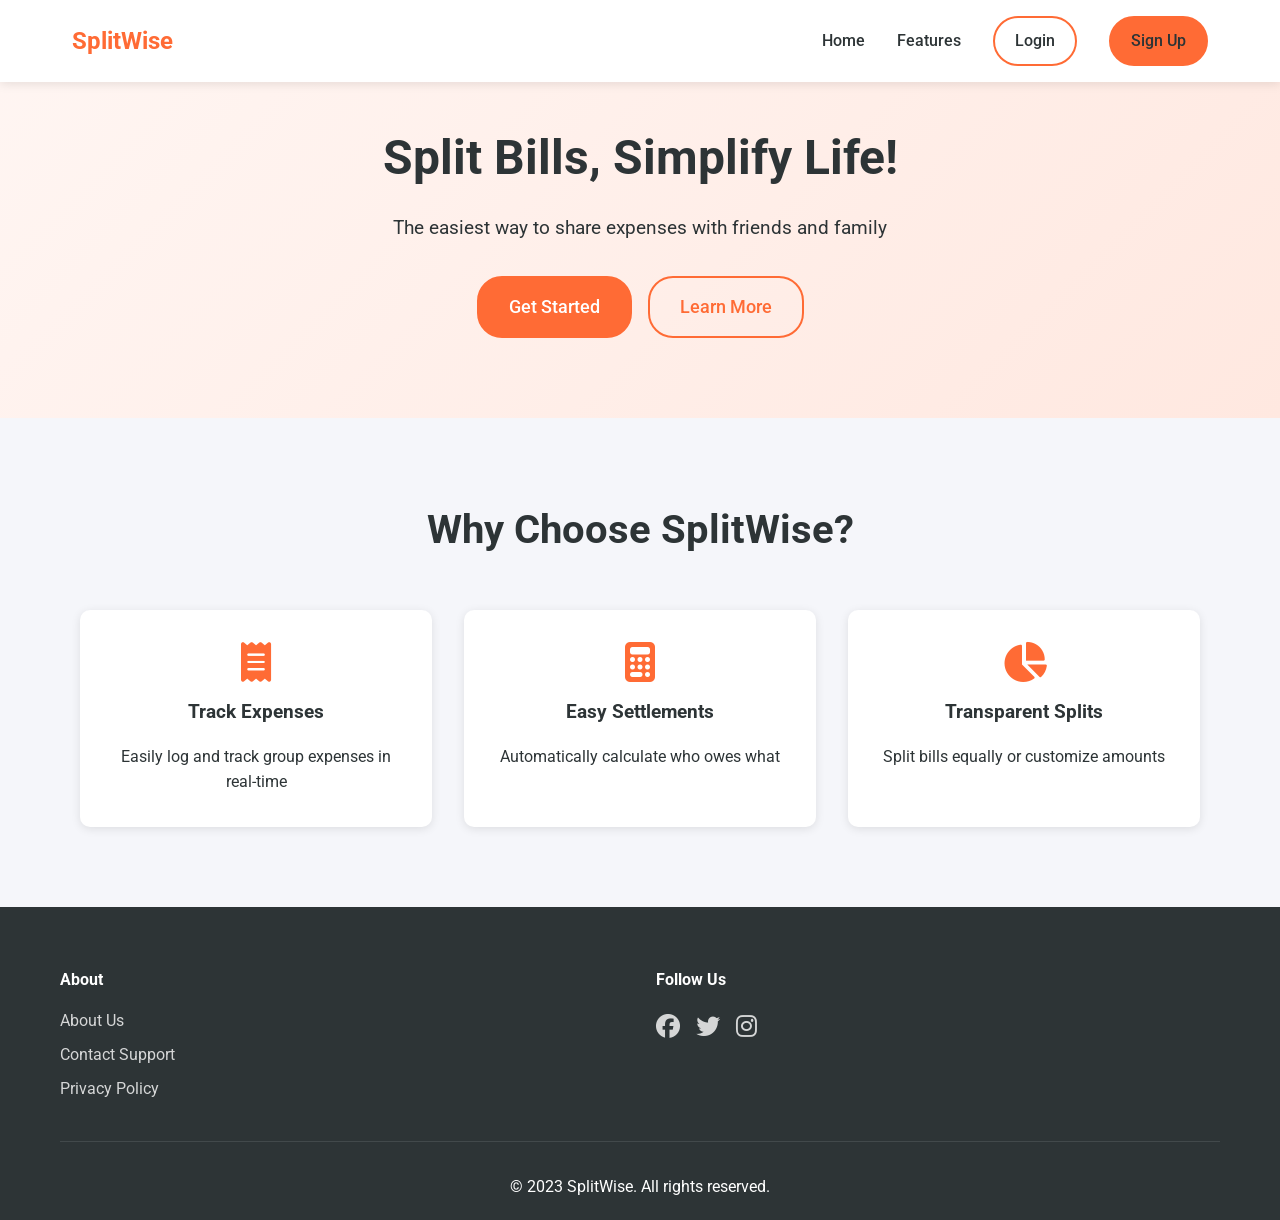
<file: bill/backend/index.html>
<!DOCTYPE html>
<html lang="en">
<head>
    <meta charset="UTF-8">
    <meta name="viewport" content="width=device-width, initial-scale=1.0">
    <title>SplitWise - Split Bills, Simplify Life!</title>
    
    <!-- Google Fonts -->
    <link href="https://fonts.googleapis.com/css2?family=Roboto:wght@300;400;500;700&display=swap" rel="stylesheet">
    
    <!-- Font Awesome -->
    <link rel="stylesheet" href="https://cdnjs.cloudflare.com/ajax/libs/font-awesome/6.4.0/css/all.min.css">
    
    <!-- Custom CSS -->
    <link rel="stylesheet" href="css/style.css">
</head>
<body>
    <!-- Navigation Bar -->
    <nav class="navbar">
        <div class="nav-container">
            <div class="logo">
                <a href="index.html">SplitWise</a>
            </div>
            <div class="menu-toggle">
                <i class="fas fa-bars"></i>
            </div>
            <ul class="nav-links">
                <li><a href="index.html">Home</a></li>
                <li><a href="#features">Features</a></li>
                <li><a href="login.html" class="btn btn-outline">Login</a></li>
                <li><a href="signup.html" class="btn btn-primary">Sign Up</a></li>
            </ul>
        </div>
    </nav>

    <!-- Hero Section -->
    <section class="hero">
        <div class="hero-container">
            <h1>Split Bills, Simplify Life!</h1>
            <p>The easiest way to share expenses with friends and family</p>
            <div class="cta-buttons">
                <a href="signup.html" class="btn btn-primary btn-large">Get Started</a>
                <a href="#features" class="btn btn-outline btn-large">Learn More</a>
            </div>
        </div>
    </section>

    <!-- Features Section -->
    <section id="features" class="features">
        <div class="container">
            <h2>Why Choose SplitWise?</h2>
            <div class="features-grid">
                <div class="feature-card">
                    <i class="fas fa-receipt"></i>
                    <h3>Track Expenses</h3>
                    <p>Easily log and track group expenses in real-time</p>
                </div>
                <div class="feature-card">
                    <i class="fas fa-calculator"></i>
                    <h3>Easy Settlements</h3>
                    <p>Automatically calculate who owes what</p>
                </div>
                <div class="feature-card">
                    <i class="fas fa-chart-pie"></i>
                    <h3>Transparent Splits</h3>
                    <p>Split bills equally or customize amounts</p>
                </div>
            </div>
        </div>
    </section>

    <!-- Footer -->
    <footer class="footer">
        <div class="container">
            <div class="footer-content">
                <div class="footer-section">
                    <h4>About</h4>
                    <ul>
                        <li><a href="#">About Us</a></li>
                        <li><a href="#">Contact Support</a></li>
                        <li><a href="#">Privacy Policy</a></li>
                    </ul>
                </div>
                <div class="footer-section">
                    <h4>Follow Us</h4>
                    <div class="social-links">
                        <a href="#"><i class="fab fa-facebook"></i></a>
                        <a href="#"><i class="fab fa-twitter"></i></a>
                        <a href="#"><i class="fab fa-instagram"></i></a>
                    </div>
                </div>
            </div>
            <div class="footer-bottom">
                <p>&copy; 2023 SplitWise. All rights reserved.</p>
            </div>
        </div>
    </footer>

    <!-- Custom JavaScript -->
    <script src="js/main.js"></script>
</body>
</html>
</file>
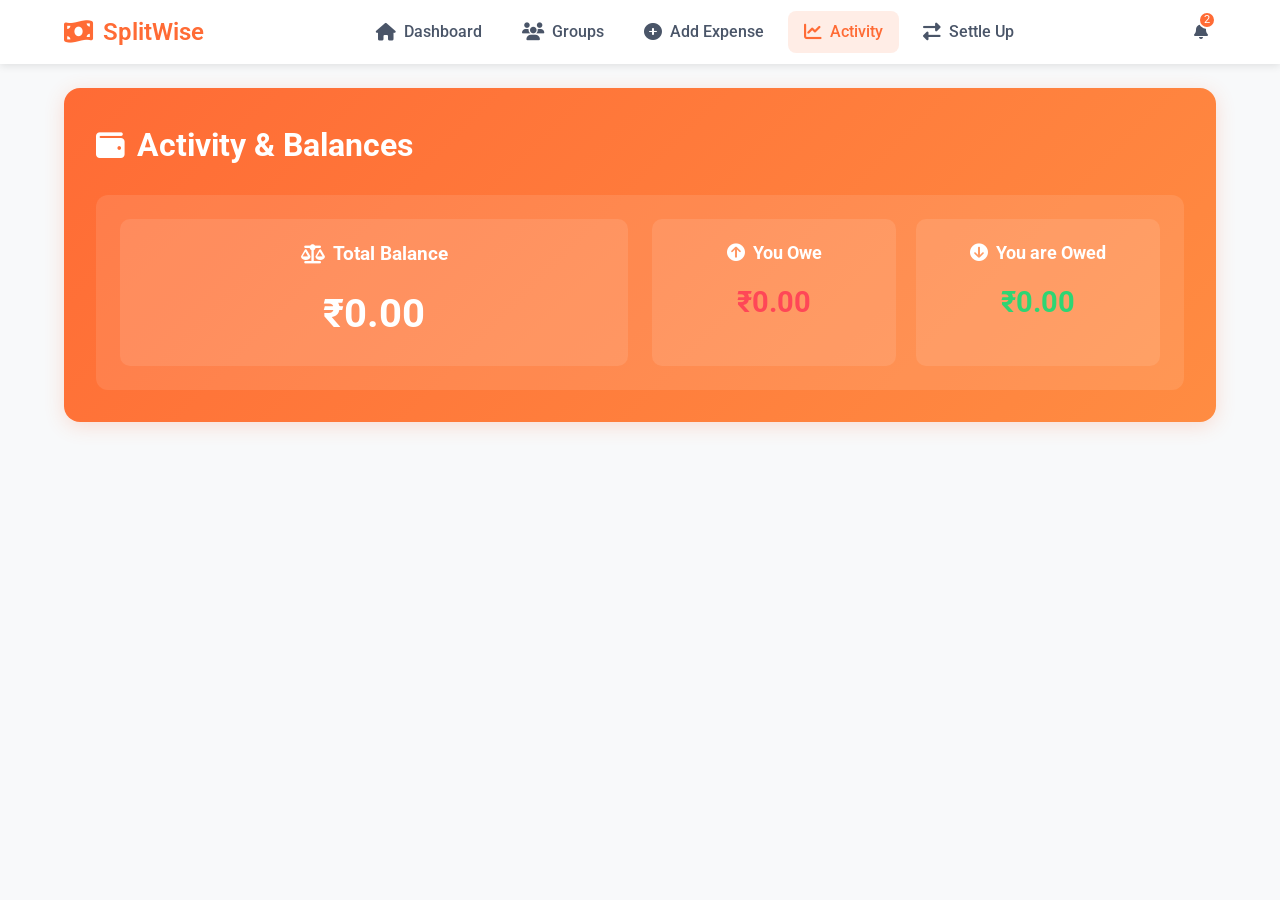
<file: bill/backend/activity.html>
<!DOCTYPE html>
<html lang="en">
<head>
    <meta charset="UTF-8">
    <meta name="viewport" content="width=device-width, initial-scale=1.0">
    <title>Activity - SplitWise</title>
    <!-- Google Fonts -->
    <link href="https://fonts.googleapis.com/css2?family=Roboto:wght@300;400;500;700&display=swap" rel="stylesheet">
    <!-- Font Awesome -->
    <link rel="stylesheet" href="https://cdnjs.cloudflare.com/ajax/libs/font-awesome/6.4.0/css/all.min.css">
    <!-- Custom CSS -->
    <link rel="stylesheet" href="css/style.css">
    <link rel="stylesheet" href="css/navbar.css">
    <link rel="stylesheet" href="css/activity.css">
    <script src="js/expense.js" defer></script>
</head>
<body>
    <!-- Navigation Bar -->
    <nav class="navbar">
        <div class="nav-container">
            <!-- Logo -->
            <div class="logo">
                <a href="dashboard.html">
                    <i class="fas fa-money-bill-wave"></i>
                    <span>SplitWise</span>
                </a>
            </div>

            <!-- Main Navigation -->
            <ul class="nav-links">
                <li><a href="dashboard.html">
                    <i class="fas fa-home"></i>
                    <span>Dashboard</span>
                </a></li>
                <li><a href="groups.html">
                    <i class="fas fa-users"></i>
                    <span>Groups</span>
                </a></li>
                <li><a href="#" id="addExpenseBtn">
                    <i class="fas fa-plus-circle"></i>
                    <span>Add Expense</span>
                </a></li>
                <li><a href="activity.html" class="active">
                    <i class="fas fa-chart-line"></i>
                    <span>Activity</span>
                </a></li>
                <li><a href="settle.html">
                    <i class="fas fa-exchange-alt"></i>
                    <span>Settle Up</span>
                </a></li>
            </ul>

            <!-- User Menu -->
            <div class="user-menu">
                <div class="notifications">
                    <i class="fas fa-bell"></i>
                    <span class="badge">2</span>
                </div>
            </div>

            <!-- Mobile Menu Toggle -->
            <div class="menu-toggle">
                <i class="fas fa-bars"></i>
            </div>
        </div>
    </nav>

    <!-- Main Content -->
    <main class="container">
        <!-- Activity Header with Summary -->
        <div class="activity-header">
            <h1><i class="fas fa-wallet"></i> Activity & Balances</h1>
            <div class="balance-summary">
                <div class="total-balance">
                    <h3><i class="fas fa-balance-scale"></i> Total Balance</h3>
                    <span class="amount">₹350.75</span>
                </div>
                <div class="balance-details">
                    <div class="you-owe">
                        <h4><i class="fas fa-arrow-circle-up"></i> You Owe</h4>
                        <span class="amount negative">-₹120.00</span>
                    </div>
                    <div class="you-are-owed">
                        <h4><i class="fas fa-arrow-circle-down"></i> You are Owed</h4>
                        <span class="amount positive">₹470.75</span>
                    </div>
                </div>
            </div>
        </div>

        <!-- Activity Content -->
        <div class="activity-content">
            <!-- Add Expense Form -->
            <div class="expense-form-container">
                <form id="expenseForm" class="expense-form">
                    <div class="form-group">
                        <label for="expenseAmount">Amount (₹)</label>
                        <input type="number" id="expenseAmount" required min="0.01" step="0.01" class="form-control">
                    </div>
                    <div class="form-group">
                        <label for="expenseDescription">Description</label>
                        <input type="text" id="expenseDescription" required class="form-control">
                    </div>
                    <div class="form-group">
                        <label for="paymentMode">Payment Mode</label>
                        <select id="paymentMode" required class="form-control">
                            <option value="">Select Payment Mode</option>
                            <option value="cash">Cash</option>
                            <option value="card">Credit/Debit Card</option>
                            <option value="upi">UPI</option>
                            <option value="netbanking">Net Banking</option>
                            <option value="other">Other</option>
                        </select>
                    </div>
                    <button type="submit" class="btn btn-primary">Add Expense</button>
                </form>
            </div>
            
        </div>
    </main>

    <!-- JavaScript -->
    <script src="js/main.js"></script>
    <script src="js/dashboard.js"></script>
    <script src="js/activity.js"></script>
</body>
</html>
</file>
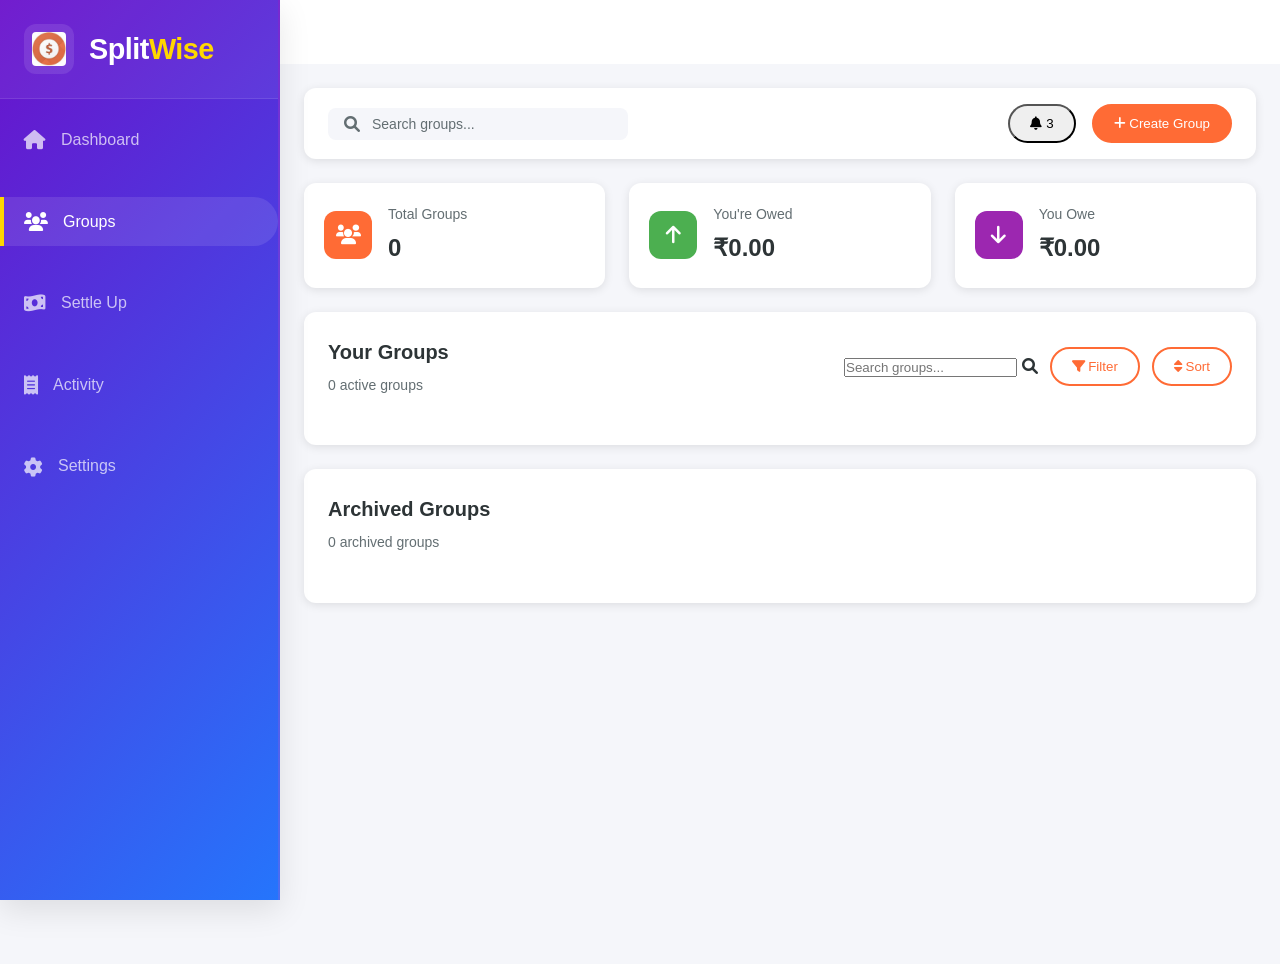
<file: bill/backend/groups.html>
<!DOCTYPE html>
<html lang="en">
<head>
    <meta charset="UTF-8">
    <meta name="viewport" content="width=device-width, initial-scale=1.0">
    <title>Groups | Bill Splitting App</title>
    <link rel="stylesheet" href="css/style.css">
    <link rel="stylesheet" href="css/navbar.css">
    <link rel="stylesheet" href="css/groups.css">
    <link rel="stylesheet" href="https://cdnjs.cloudflare.com/ajax/libs/font-awesome/6.0.0/css/all.min.css">
</head>
<body>
    <div class="dashboard-container">
        <!-- Sidebar -->
        <nav class="sidebar">
            <div class="sidebar-content">
                <div class="sidebar-header">
                    <img src="images/splitlogo.jpg" alt="Logo" class="logo">
                    <h1>Split<span>Wise</span></h1>
                </div>
                <ul class="nav-links">
                    <li>
                        <a href="dashboard.html">
                            <i class="fas fa-home"></i>
                            <span>Dashboard</span>
                        </a>
                    </li>
                    <li class="active">
                        <a href="groups.html">
                            <i class="fas fa-users"></i>
                            <span>Groups</span>
                        </a>
                    </li>
                    <li>
                        <a href="settle.html">
                            <i class="fas fa-money-bill-wave"></i>
                            <span>Settle Up</span>
                        </a>
                    </li>
                    <li>
                        <a href="activity.html">
                            <i class="fas fa-receipt"></i>
                            <span>Activity</span>
                        </a>
                    </li>
                    <li>
                        <a href="settings.html">
                            <i class="fas fa-cog"></i>
                            <span>Settings</span>
                        </a>
                    </li>
                </ul>
            </div>
        </nav>

        <div class="main-content">
            <!-- Top Bar -->
            <div class="top-bar">
                <div class="search-bar">
                    <i class="fas fa-search"></i>
                    <input type="text" placeholder="Search groups...">
                </div>
                <div class="top-bar-right">
                    <button class="btn btn-icon">
                        <i class="fas fa-bell"></i>
                        <span class="notification-badge">3</span>
                    </button>
                    <button class="btn btn-primary" id="createGroupBtn">
                        <i class="fas fa-plus"></i>
                        Create Group
                    </button>
                </div>
            </div>

            <!-- Main Container -->
            <div class="main-container">
                <!-- Overview Section -->
                <section class="overview-section">
                    <div class="overview-cards">
                        <div class="card">
                            <div class="card-icon">
                                <i class="fas fa-users"></i>
                            </div>
                            <div class="card-content">
                                <h3>Total Groups</h3>
                                <p class="amount">0</p>
                            </div>
                        </div>
                        <div class="card">
                            <div class="card-icon green">
                                <i class="fas fa-arrow-up"></i>
                            </div>
                            <div class="card-content">
                                <h3>You're Owed</h3>
                                <p class="amount">₹0.00</p>
                            </div>
                        </div>
                        <div class="card">
                            <div class="card-icon purple">
                                <i class="fas fa-arrow-down"></i>
                            </div>
                            <div class="card-content">
                                <h3>You Owe</h3>
                                <p class="amount">₹0.00</p>
                            </div>
                        </div>
                    </div>
                </section>

                <!-- Groups Section -->
                <section class="groups-section">
                    <div class="section-header">
                        <div class="header-left">
                            <h2>Your Groups</h2>
                            <span class="group-count">0 active groups</span>
                        </div>
                        <div class="header-actions">
                            <div class="search-wrapper">
                                <input type="text" class="search-input" placeholder="Search groups..." id="groupSearch">
                                <i class="fas fa-search"></i>
                            </div>
                            <button class="btn btn-outline" id="filterBtn">
                                <i class="fas fa-filter"></i>
                                Filter
                            </button>
                            <button class="btn btn-outline" id="sortBtn">
                                <i class="fas fa-sort"></i>
                                Sort
                            </button>
                        </div>
                    </div>
                    <div class="groups-list">
                        <!-- Loading State -->
                        <div class="loading-state" id="groupsLoading">
                            <div class="loading-spinner"></div>
                            <p>Loading your groups...</p>
                        </div>
                        
                        <!-- Empty State -->
                        <div class="empty-state" id="noGroups" style="display: none;">
                            <div class="empty-icon">
                                <i class="fas fa-users"></i>
                            </div>
                            <h3>No Groups Yet</h3>
                            <p>Create your first group to start splitting expenses with friends!</p>
                            <button class="btn btn-primary" onclick="document.getElementById('createGroupBtn').click()">
                                <i class="fas fa-plus"></i>
                                Create Group
                            </button>
                        </div>
                        
                        <!-- Groups Grid -->
                        <div class="groups-grid" id="groupsGrid" style="display: none;">
                            <!-- Groups will be added here dynamically -->
                        </div>
                    </div>
                </section>

                <!-- Archived Groups Section -->
                <section class="groups-section archived">
                    <div class="section-header">
                        <div class="header-left">
                            <h2>Archived Groups</h2>
                            <span class="group-count">0 archived groups</span>
                        </div>
                    </div>
                    <div class="groups-list">
                        <!-- Empty State -->
                        <div class="empty-state" id="noArchivedGroups">
                            <div class="empty-icon gray">
                                <i class="fas fa-archive"></i>
                            </div>
                            <h3>No Archived Groups</h3>
                            <p>Groups you archive will appear here</p>
                        </div>
                        
                        <!-- Groups Grid -->
                        <div class="groups-grid" id="archivedGroupsGrid" style="display: none;">
                            <!-- Archived groups will be added here dynamically -->
                        </div>
                    </div>
                </section>
            </div>
        </div>
    </div>

    <!-- Create Group Modal -->
    <div class="modal" id="createGroupModal">
        <div class="modal-content">
            <div class="modal-header">
                <h2>Create New Group</h2>
                <button type="button" class="close-modal" id="closeGroupModalBtn" title="Close">&times;</button>
            </div>
            <div class="modal-body">
                <form id="createGroupForm">
                    <div class="form-group">
                        <label for="groupName">Group Name</label>
                        <input type="text" id="groupName" name="groupName" placeholder="Enter group name" required>
                    </div>
                    <div class="form-group">
                        <label for="groupType">Group Type</label>
                        <select id="groupType" name="groupType" required>
                            <option value="">Select group type</option>
                            <option value="home">Home</option>
                            <option value="trip">Roommates</option>
                            <option value="couple">Trip</option>
                            <option value="other">Other</option>
                        </select>
                    </div>
                    <div class="form-group">
                        <label>Add Members</label>
                        <div class="members-input">
                            <input type="text" id="memberInput" placeholder="Enter member name">
                            <button type="button" class="btn btn-outline" id="addMemberBtn">Add</button>
                        </div>
                        <div class="added-members">
                            <!-- Added members will appear here -->
                        </div>
                    </div>
                    <div class="form-actions">
                        <button type="submit" class="btn btn-primary">Create Group</button>
                    </div>
                </form>
            </div>
        </div>
    </div>

    <script src="js/groups.js"></script>
</body>
</html>
</file>
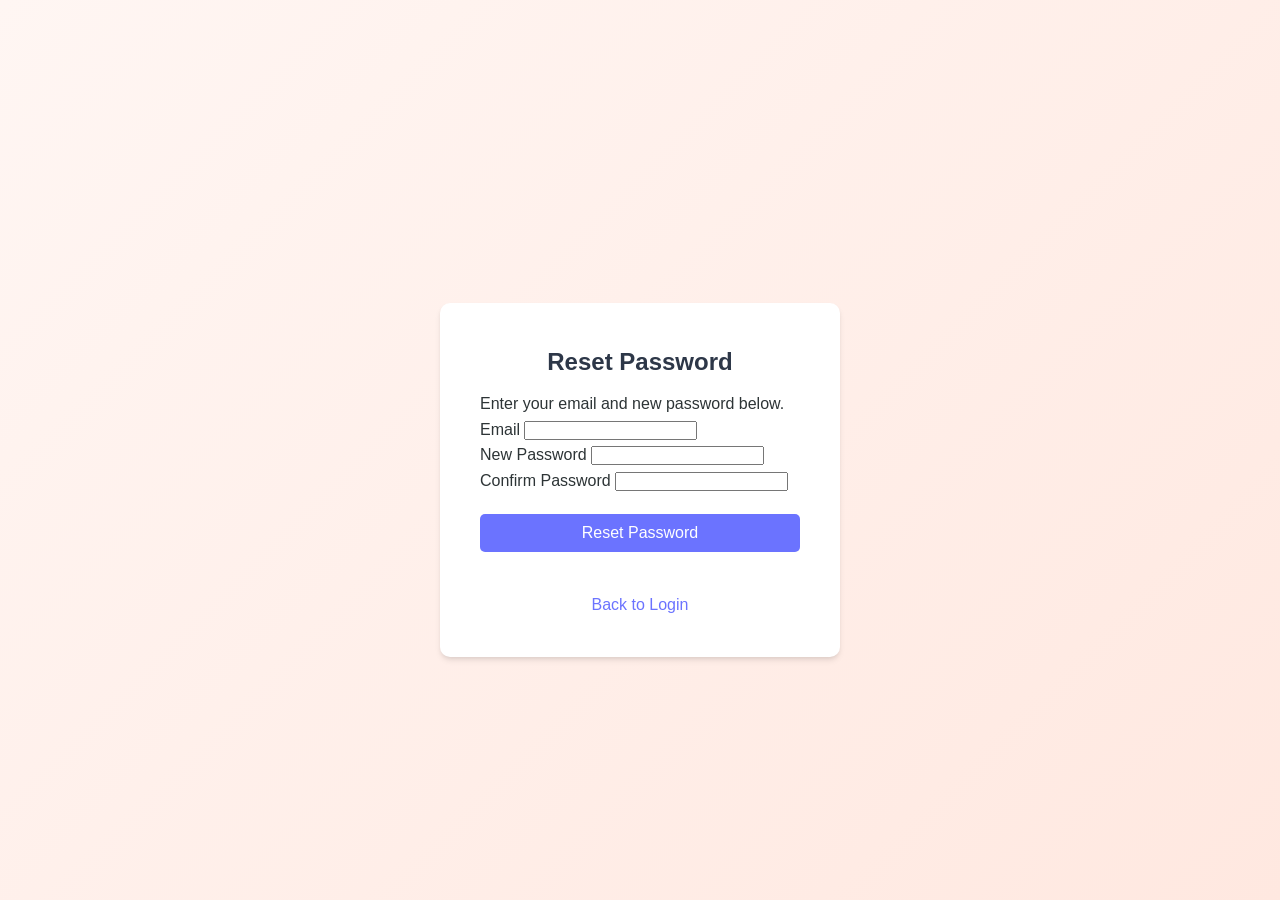
<file: bill/backend/reset-password.html>
<!-- File: reset-password.html -->
<!DOCTYPE html>
<html lang="en">
<head>
  <meta charset="UTF-8" />
  <meta name="viewport" content="width=device-width, initial-scale=1.0"/>
  <title>Reset Password</title>
  <link rel="stylesheet" href="css/style.css"/>
  <link rel="stylesheet" href="css/auth.css"/>
</head>
<body>
  <div class="auth-container">
    <div class="auth-card">
      <h2>Reset Password</h2>
      <p>Enter your email and new password below.</p>

      <form id="resetPasswordForm">
        <div class="form-group">
          <label>Email</label>
          <input type="email" id="resetEmail" required />
        </div>
        <div class="form-group">
          <label>New Password</label>
          <input type="password" id="newPassword" required />
        </div>
        <div class="form-group">
          <label>Confirm Password</label>
          <input type="password" id="confirmPassword" required />
        </div>
        <button type="submit" class="btn btn-primary btn-block">Reset Password</button>
      </form>

      <div class="auth-links">
        <a href="login.html">Back to Login</a>
      </div>
    </div>
  </div>

  <script src="js/reset-password.js"></script>
</body>
</html>
</file>
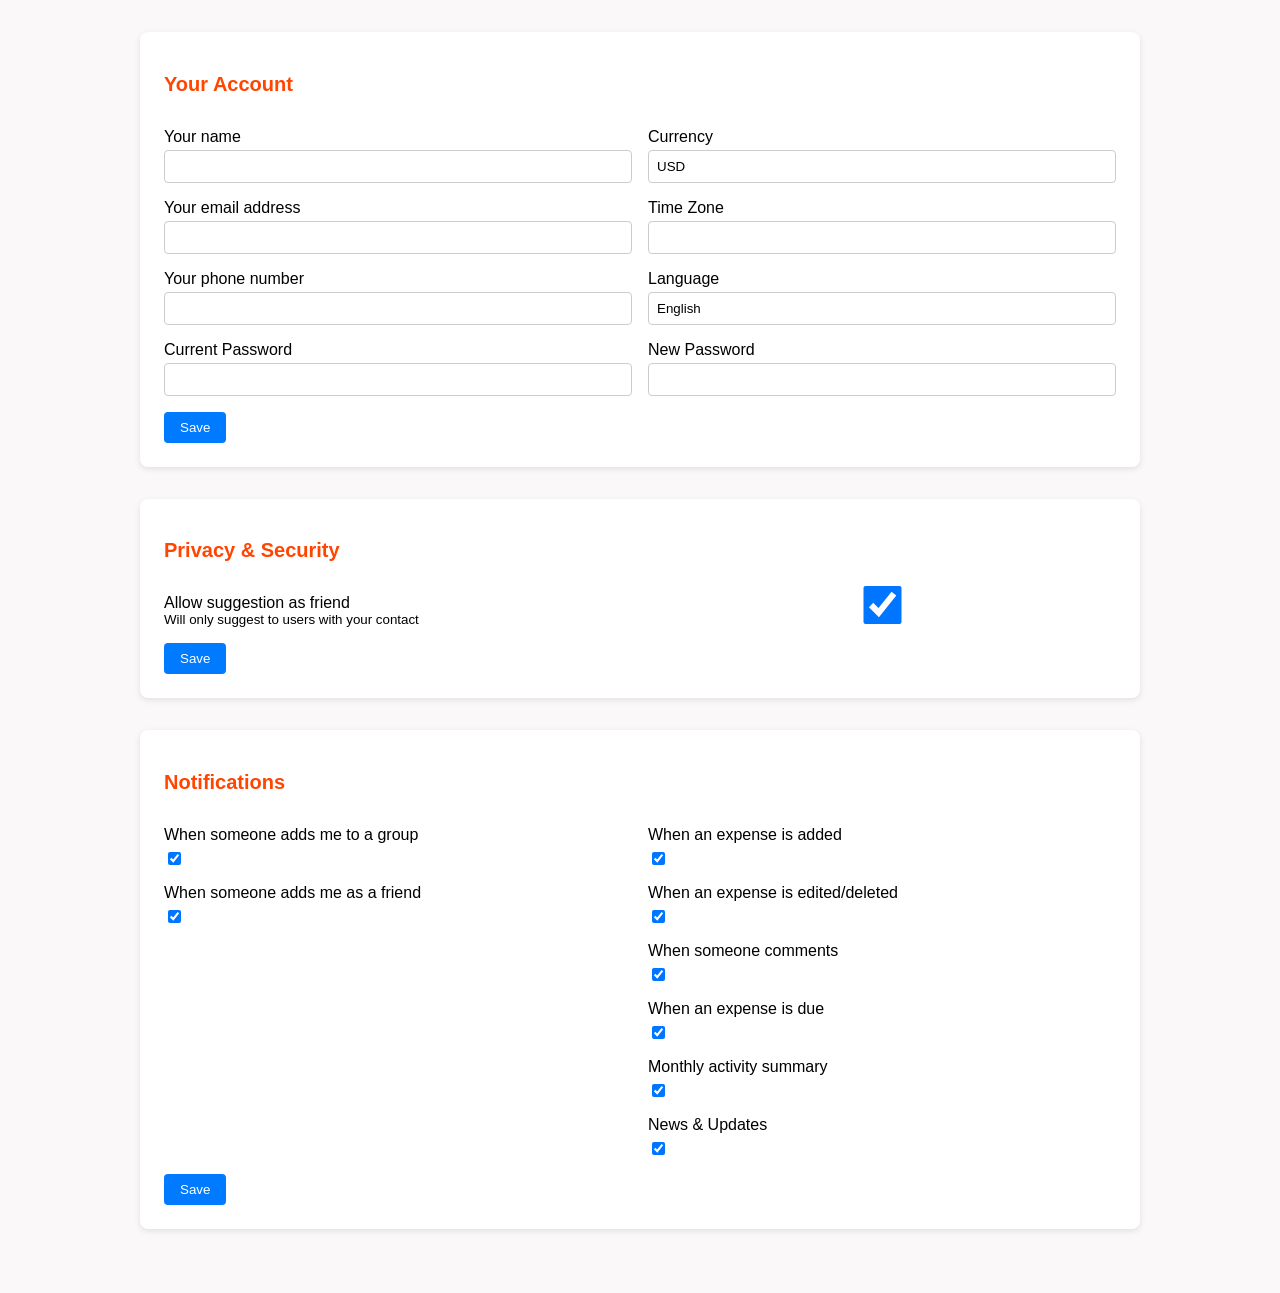
<file: bill/backend/settings.html>
<html lang="en">
<head>
  <meta charset="UTF-8">
  <meta name="viewport" content="width=device-width, initial-scale=1.0">
  <title>User Settings</title>
  <link rel="stylesheet" href="https://cdnjs.cloudflare.com/ajax/libs/font-awesome/6.0.0-beta3/css/all.min.css"/>

  <style>
    body {
      font-family: Arial, sans-serif;
      background-color: #faf8f8;
      margin: 0;
      padding: 2rem;
    }
    .container {
      max-width: 1000px;
      margin: 0 auto;
    }
    .card {
      background: white;
      padding: 1.5rem;
      border-radius: 0.5rem;
      margin-bottom: 2rem;
      box-shadow: 0 2px 6px rgba(0,0,0,0.1);
    }
    h2 {
      font-size: 1.25rem;
      font-weight: bold;
      margin-bottom: 1rem;
      color:orangered;
    }
    label {
      display: block;
      margin-top: 1rem;
      font-weight: 500;
    }
    input[type="text"], input[type="email"], input[type="password"] {
      width: 100%;
      padding: 0.5rem;
      margin-top: 0.25rem;
      border: 1px solid #ccc;
      border-radius: 0.25rem;
    }
    .grid {
      display: grid;
      grid-template-columns: repeat(2, 1fr);
      gap: 1rem;
    }
    .switch {
      margin-top: 0.5rem;
    }
    button {
      margin-top: 1rem;
      padding: 0.5rem 1rem;
      border: none;
      border-radius: 0.25rem;
      cursor: pointer;
      background-color: #007bff;
      color: white;
    }
    .space-x-2 button {
      margin-right: 0.5rem;
    }
  </style>
</head>
<body>
  <div class="container">
    <!-- Account -->
    <div class="card">
      <h2>Your Account</h2>
      <div class="grid">
        <div>
          <label>Your name</label>
          <input type="text" id="name">

          <label>Your email address</label>
          <input type="email" id="email">

          <label>Your phone number</label>
          <input type="text" id="phone">
        </div>
        <div>
          <label>Currency</label>
          <input type="text" id="currency" value="USD">

          <label>Time Zone</label>
          <input type="text" id="timeZone">

          <label>Language</label>
          <input type="text" id="language" value="English">
        </div>
      </div>
      <div class="grid">
        <div>
          <label>Current Password</label>
          <input type="password" id="currentPassword">
        </div>
        <div>
          <label>New Password</label>
          <input type="password" id="newPassword">
        </div>
      </div>
      <button onclick="saveSettings()">Save</button>
    </div>

    <!-- Privacy -->
    <div class="card">
      <h2>Privacy & Security</h2>
      <div class="grid">
        <div>
          <label>Allow suggestion as friend</label>
          <small>Will only suggest to users with your contact</small>
        </div>
        <input class="switch" type="checkbox" id="suggestAsFriend" checked>
      </div>
      <button onclick="saveSettings()">Save</button>
    </div>

    <!-- Notifications -->
    <div class="card">
      <h2>Notifications</h2>
      <div class="grid">
        <div>
          <label>When someone adds me to a group</label>
          <input class="switch" type="checkbox" id="groupAdd" checked>

          <label>When someone adds me as a friend</label>
          <input class="switch" type="checkbox" id="friendAdd" checked>
        </div>
        <div>
          <label>When an expense is added</label>
          <input class="switch" type="checkbox" id="expenseAdd" checked>

          <label>When an expense is edited/deleted</label>
          <input class="switch" type="checkbox" id="expenseEdit" checked>

          <label>When someone comments</label>
          <input class="switch" type="checkbox" id="comment" checked>

          <label>When an expense is due</label>
          <input class="switch" type="checkbox" id="due" checked>

          <label>Monthly activity summary</label>
          <input class="switch" type="checkbox" id="summary" checked>

          <label>News & Updates</label>
          <input class="switch" type="checkbox" id="news" checked>
        </div>
      </div>
      <button onclick="saveSettings()">Save</button>
    </div>
  <script>
    function saveSettings() {
      const settings = {
        name: document.getElementById('name').value,
        email: document.getElementById('email').value,
        phone: document.getElementById('phone').value,
        currency: document.getElementById('currency').value,
        timeZone: document.getElementById('timeZone').value,
        language: document.getElementById('language').value,
        currentPassword: document.getElementById('currentPassword').value,
        newPassword: document.getElementById('newPassword').value,
        suggestAsFriend: document.getElementById('suggestAsFriend').checked,
        notifications: {
          groupAdd: document.getElementById('groupAdd').checked,
          friendAdd: document.getElementById('friendAdd').checked,
          expenseAdd: document.getElementById('expenseAdd').checked,
          expenseEdit: document.getElementById('expenseEdit').checked,
          comment: document.getElementById('comment').checked,
          due: document.getElementById('due').checked,
          summary: document.getElementById('summary').checked,
          news: document.getElementById('news').checked
        }
      };

      fetch('/api/settings', {
        method: 'POST',
        headers: {
          'Content-Type': 'application/json'
        },
        body: JSON.stringify(settings)
      })
      .then(res => {
        if (res.ok) alert('Settings updated');
        else throw new Error();
      })
      .catch(() => alert('settings updated'));
    }
  </script>
</body>
</html>
</file>
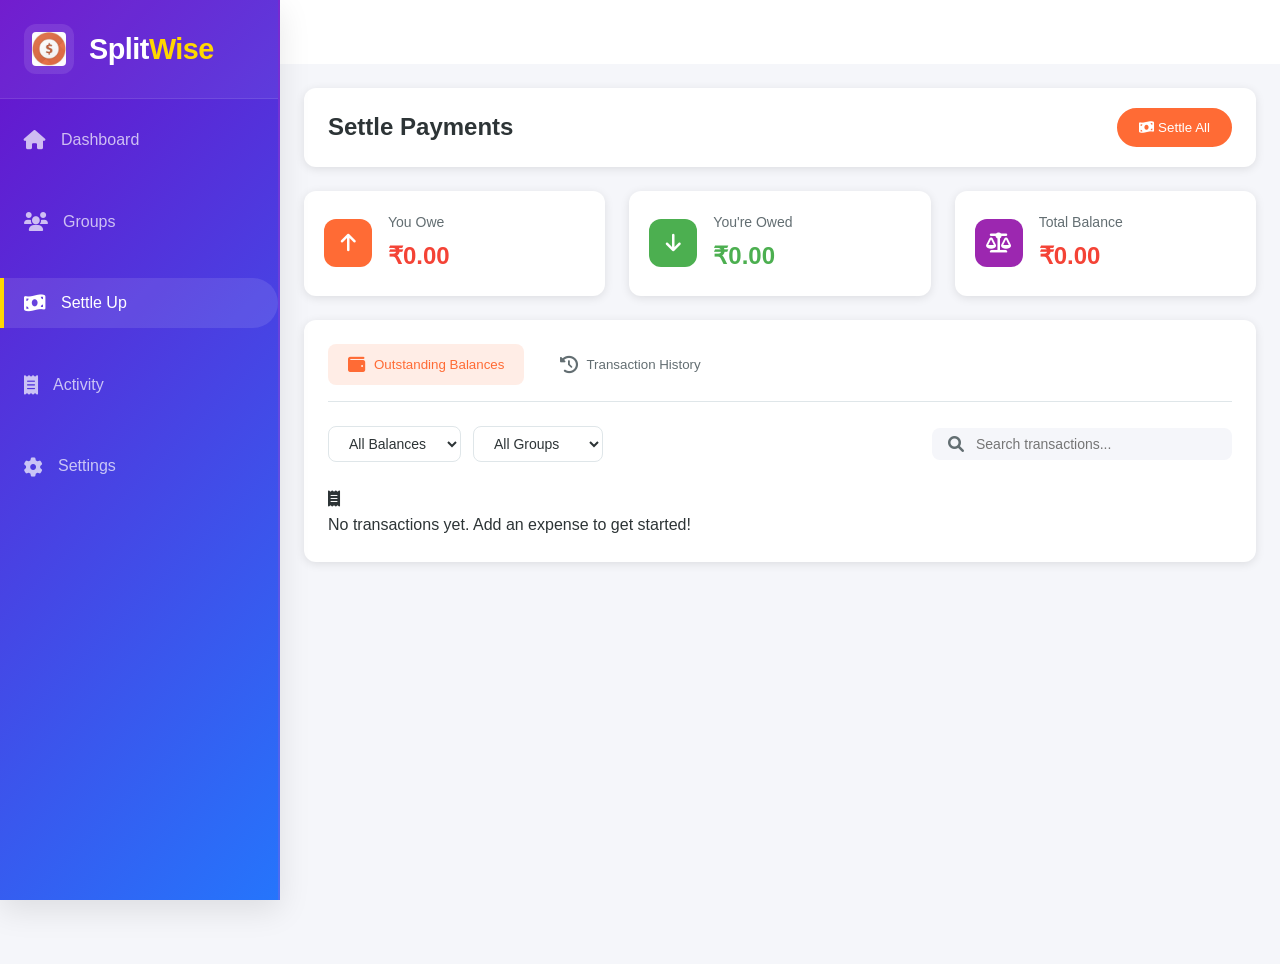
<file: bill/backend/settle.html>
<!DOCTYPE html>
<html lang="en">
<head>
    <meta charset="UTF-8">
    <meta name="viewport" content="width=device-width, initial-scale=1.0">
    <title>Settle Payments | Bill Splitting App</title>
    <link rel="stylesheet" href="css/style.css">
    <link rel="stylesheet" href="css/navbar.css">
    <link rel="stylesheet" href="css/settle.css">
    <link rel="stylesheet" href="https://cdnjs.cloudflare.com/ajax/libs/font-awesome/6.0.0/css/all.min.css">
</head>
<body>
    <div class="dashboard-container">
        <!-- Sidebar -->
        <nav class="sidebar">
            <div class="sidebar-content">
                <div class="sidebar-header">
                    <img src="images/splitlogo.jpg" alt="Logo" class="logo">
                    <h1>Split<span>Wise</span></h1>
                </div>
                <ul class="nav-links">
                    <li>
                        <a href="dashboard.html">
                            <i class="fas fa-home"></i>
                            <span>Dashboard</span>
                        </a>
                    </li>
                    <li>
                        <a href="groups.html">
                            <i class="fas fa-users"></i>
                            <span>Groups</span>
                        </a>
                    </li>
                    <li class="active">
                        <a href="settle.html">
                            <i class="fas fa-money-bill-wave"></i>
                            <span>Settle Up</span>
                        </a>
                    </li>
                    <li>
                        <a href="activity.html">
                            <i class="fas fa-receipt"></i>
                            <span>Activity</span>
                        </a>
                    </li>
                    <li>
                        <a href="settings.html">
                            <i class="fas fa-cog"></i>
                            <span>Settings</span>
                        </a>
                    </li>
                </ul>
            </div>
            
        </nav>

        <div class="main-content">
            <!-- Top Bar -->
            <div class="top-bar">
                <h1>Settle Payments</h1>
                <div class="top-bar-right">
                    <button class="btn btn-primary" id="settleAllBtn">
                        <i class="fas fa-money-bill-wave"></i>
                        Settle All
                    </button>
                </div>
            </div>

            <!-- Overview Cards -->
            <div class="overview-section">
                <div class="overview-cards">
                    <div class="card">
                        <div class="card-icon">
                            <i class="fas fa-arrow-up"></i>
                        </div>
                        <div class="card-content">
                            <h3>You Owe</h3>
                            <p class="amount negative">₹150.00</p>
                        </div>
                    </div>
                    <div class="card">
                        <div class="card-icon green">
                            <i class="fas fa-arrow-down"></i>
                        </div>
                        <div class="card-content">
                            <h3>You're Owed</h3>
                            <p class="amount positive">₹75.00</p>
                        </div>
                    </div>
                    <div class="card">
                        <div class="card-icon purple">
                            <i class="fas fa-balance-scale"></i>
                        </div>
                        <div class="card-content">
                            <h3>Total Balance</h3>
                            <p class="amount negative">-₹75.00</p>
                        </div>
                    </div>
                </div>
            </div>

            <!-- Tabs Section -->
            <div class="tabs-section">
                <div class="tabs">
                    <button class="tab active" data-tab="balances">
                        <i class="fas fa-wallet"></i>
                        Outstanding Balances
                    </button>
                    <button class="tab" data-tab="history">
                        <i class="fas fa-history"></i>
                        Transaction History
                    </button>
                </div>

                <!-- Filter Bar -->
                <div class="filter-bar">
                    <div class="filter-group">
                        <select class="filter-select">
                            <option value="all">All Balances</option>
                            <option value="owed-by-me">Owed by Me</option>
                            <option value="owed-to-me">Owed to Me</option>
                        </select>
                        <select class="filter-select">
                            <option value="all">All Groups</option>
                            <option value="personal">Personal</option>
                            <option value="roommates">Roommates</option>
                            <option value="trip">Trip</option>
                            <option value="trip">Others</option>
                        </select>
                    </div>
                    <div class="search-bar">
                        <i class="fas fa-search"></i>
                        <input type="text" placeholder="Search transactions...">
                    </div>
                </div>

                <!-- Balances Tab Content -->
                <div class="tab-content active" id="balances">
                    <div class="balances-list">
                        <!-- Balance Card -->
                        <div class="balance-card you-owe">
                            <div class="balance-header">
                                <div class="user-info">
                                    <img src="https://via.placeholder.com/40" alt="Sarah">
                                    <div class="text">
                                        <h3>You owe Sarah</h3>
                                        <p>From "Weekend Trip"</p>
                                    </div>
                                </div>
                                <div class="amount negative">
                                    <span>₹45.00</span>
                                </div>
                            </div>
                            <div class="balance-details">
                                <div class="expense-info">
                                    <p><i class="fas fa-receipt"></i> Dinner at Joe's Cafe</p>
                                    <p><i class="fas fa-calendar"></i> Due by Dec 10, 2023</p>
                                </div>
                                <div class="balance-actions">
                                    <button class="btn btn-primary settle-btn">
                                        <i class="fas fa-money-bill-wave"></i>
                                        Pay Now
                                    </button>
                                    <button class="btn btn-outline mark-paid-btn">
                                        <i class="fas fa-check"></i>
                                        Mark as Paid
                                    </button>
                                </div>
                            </div>
                            <div class="progress-bar">
                                <div class="progress" style="width: 60%"></div>
                            </div>
                        </div>

                        <!-- Balance Card -->
                        <div class="balance-card you-are-owed">
                            <div class="balance-header">
                                <div class="user-info">
                                    <img src="https://via.placeholder.com/40" alt="Mike">
                                    <div class="text">
                                        <h3>Mike owes you</h3>
                                        <p>From "Roommates"</p>
                                    </div>
                                </div>
                                <div class="amount positive">
                                    <span>₹30.00</span>
                                </div>
                            </div>
                            <div class="balance-details">
                                <div class="expense-info">
                                    <p><i class="fas fa-receipt"></i> Groceries</p>
                                    <p><i class="fas fa-calendar"></i> Due by Dec 15, 2023</p>
                                </div>
                                <div class="balance-actions">
                                    <button class="btn btn-outline remind-btn">
                                        <i class="fas fa-bell"></i>
                                        Send Reminder
                                    </button>
                                </div>
                            </div>
                            <div class="progress-bar">
                                <div class="progress" style="width: 40%"></div>
                            </div>
                        </div>
                    </div>
                </div>

                <!-- History Tab Content -->
                <div class="tab-content" id="history">
                    <div class="transaction-list">
                        <!-- Transaction Item -->
                        <div class="transaction-item settled">
                            <div class="transaction-icon">
                                <i class="fas fa-check-circle"></i>
                            </div>
                            <div class="transaction-content">
                                <div class="transaction-header">
                                    <h3>Paid to John</h3>
                                    <span class="amount">₹25.00</span>
                                </div>
                                <div class="transaction-details">
                                    <p>Movie Night • Dec 1, 2023</p>
                                    <span class="status">Settled</span>
                                </div>
                            </div>
                        </div>

                        <!-- Transaction Item -->
                        <div class="transaction-item pending">
                            <div class="transaction-icon">
                                <i class="fas fa-clock"></i>
                            </div>
                            <div class="transaction-content">
                                <div class="transaction-header">
                                    <h3>Received from Sarah</h3>
                                    <span class="amount">₹15.00</span>
                                </div>
                                <div class="transaction-details">
                                    <p>Lunch • Nov 28, 2023</p>
                                    <span class="status">Processing</span>
                                </div>
                            </div>
                        </div>
                    </div>
                </div>
            </div>
        </div>
    </div>

    <!-- Settle Payment Modal -->
    <div class="modal" id="settleModal">
        <div class="modal-content">
            <div class="modal-header">
                <h2>Settle Payment</h2>
                <button class="close-modal">&times;</button>
            </div>
            <div class="modal-body">
                <div class="payment-summary">
                    <h3>Payment Summary</h3>
                    <div class="summary-item">
                        <label for="amountInput">Amount to Pay</label>
                        <input type="number" id="amountInput" placeholder="Enter amount" class="form-control">
                    </div>
                    <div class="summary-item">
                        <span>Processing Fee</span>
                        <span class="amount" id="feeAmount">₹0.50</span>
                    </div>
                    <div class="summary-item total">
                        <span>Total Amount</span>
                        <span class="amount" id="totalAmount">₹0.50</span>
                    </div>
                    
                    <div class="summary-item total">
                        <span>Total Amount</span>
                        <span class="amount total-settle-amount">₹0.50</span>
                    </div>
                </div>
                <div class="payment-methods">
                    <h3>Choose Payment Method</h3>
                    <div class="payment-method-list">
                        <label class="payment-method">
                            <input type="radio" name="payment-method" value="card">

                        <label class="payment-method">
                            <input type="radio" name="payment-method" value="upi">
                            <div class="method-content">
                                <i class="fas fa-mobile-alt"></i>
                                <span>UPI</span>
                            </div>
                        </label>
                    </div>
                </div>
            </div>
            <div class="modal-footer">
                <button class="btn btn-outline" data-dismiss="modal">Cancel</button>
                <button class="btn btn-primary" id="ProceedtoPayBtn">
                    <i class="fas fa-money-bill-wave"></i><a href="upi-payment.html">Proceed to Pay</a></button>
            </div>
        </div>
    </div>

    <!-- Mark as Paid Modal -->
    <div class="modal" id="markPaidModal">
        <div class="modal-content">
            <div class="modal-header">
                <h2>Mark as Paid</h2>
                <button class="close-modal">&times;</button>
            </div>
            <div class="modal-body">
                <div class="form-group">
                    <label>Payment Date</label>
                    <input type="date" class="form-control">
                </div>
                <div class="form-group">
                    <label>Payment Method</label>
                    <select class="form-control">
                        <option value="cash">Cash</option>
                        <option value="bank">Bank Transfer</option>
                        <option value="other">Other</option>
                    </select>
                </div>
                <div class="form-group">
                    <label>Notes (Optional)</label>
                    <textarea class="form-control" placeholder="Add any additional notes..."></textarea>
                </div>
            </div>
            <div class="modal-footer">
                <button class="btn btn-outline" data-dismiss="modal">Cancel</button>
                <button class="btn btn-primary">Confirm Payment</button>
            </div>
        </div>
    </div>

    <script src="js/main.js"></script>
    <script src="js/dashboard.js"></script>
    <script src="js/settle.js"></script>
    <script>
        document.getElementById('amountInput').addEventListener('input', function () {
            const amount = parseFloat(this.value) || 0;
            const fee = 0.50;
            const total = amount + fee;
        
            document.getElementById('feeAmount').innerText = `₹${fee.toFixed(2)}`;
            document.getElementById('totalAmount').innerText = `₹${total.toFixed(2)}`;
        });
        </script>
        

</body>
</html>
</file>
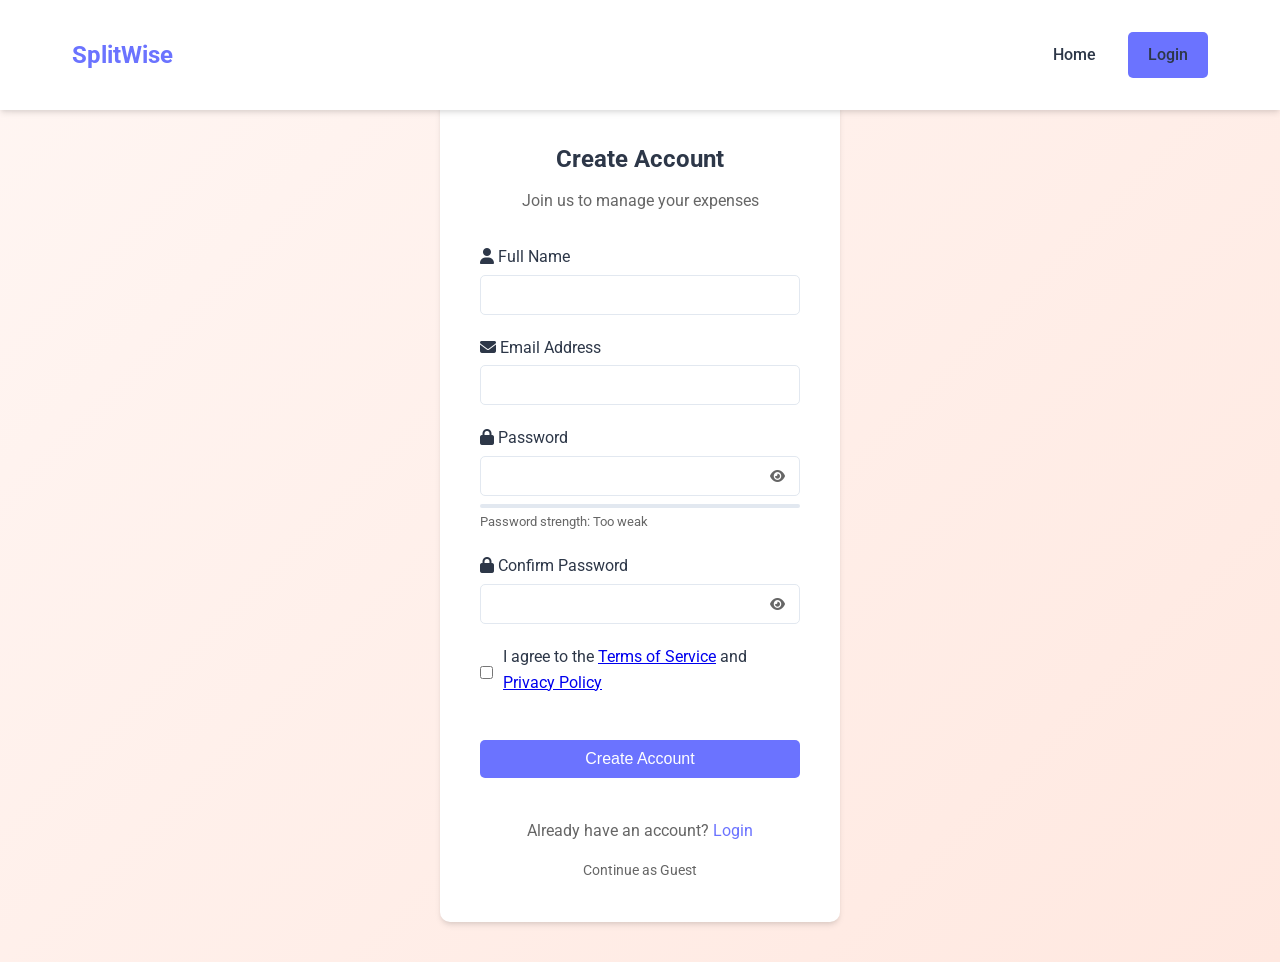
<file: bill/backend/signup.html>
<!DOCTYPE html>
<html lang="en">
<head>
    <meta charset="UTF-8">
    <meta name="viewport" content="width=device-width, initial-scale=1.0">
    <title>Sign Up - SplitWise</title>
    
   
    <link href="https://fonts.googleapis.com/css2?family=Roboto:wght@300;400;500;700&display=swap" rel="stylesheet">
    
    
    <link rel="stylesheet" href="https://cdnjs.cloudflare.com/ajax/libs/font-awesome/6.4.0/css/all.min.css">
    
   
    <link rel="stylesheet" href="css/style.css">
    <link rel="stylesheet" href="css/auth.css">
</head>
<body>
    
    <nav class="navbar">
        <div class="nav-container">
            <div class="logo">
                <a href="index.html">SplitWise</a>
            </div>
            <div class="menu-toggle">
                <i class="fas fa-bars"></i>
            </div>
            <ul class="nav-links">
                <li><a href="index.html">Home</a></li>
                <li><a href="login.html" class="btn btn-primary">Login</a></li>
            </ul>
        </div>
    </nav>

    
    <div class="auth-container">
        <div class="auth-card">
            <h2>Create Account</h2>
            <p class="auth-subtitle">Join us to manage your expenses</p>
            
            <form class="auth-form" id="signupForm">
                <div class="form-group">
                    <label for="fullName">
                        <i class="fas fa-user"></i>
                        Full Name
                    </label>
                    <input type="text" id="fullName" name="fullName" required>
                </div>

                <div class="form-group">
                    <label for="email">
                        <i class="fas fa-envelope"></i>
                        Email Address
                    </label>
                    <input type="email" id="email" name="email" required>
                </div>

                <div class="form-group">
                    <label for="password">
                        <i class="fas fa-lock"></i>
                        Password
                    </label>
                    <div class="password-input">
                        <input type="password" id="password" name="password" required>
                        <button type="button" class="toggle-password">
                            <i class="fas fa-eye"></i>
                        </button>
                    </div>
                    <div class="password-strength">
                        <div class="strength-bar"></div>
                        <span class="strength-text">Password strength: Too weak</span>
                    </div>
                </div>

                <div class="form-group">
                    <label for="confirmPassword">
                        <i class="fas fa-lock"></i>
                        Confirm Password
                    </label>
                    <div class="password-input">
                        <input type="password" id="confirmPassword" name="confirmPassword" required>
                        <button type="button" class="toggle-password">
                            <i class="fas fa-eye"></i>
                        </button>
                    </div>
                </div>

                <div class="form-group checkbox">
                    <input type="checkbox" id="terms" name="terms" required>
                    <label for="terms">I agree to the <a href="#">Terms of Service</a> and <a href="#">Privacy Policy</a></label>
                </div>

                <button type="submit" class="btn btn-primary btn-block">Create Account</button>
            </form>

            <div class="auth-links">
                <p>Already have an account? <a href="login.html">Login</a></p>
                <a href="dashboard.html" class="guest-mode">Continue as Guest</a>
            </div>
        </div>
    </div>

    
    <script src="js/main.js"></script>
    <script src="js/auth.js"></script>
</body>
</html>
</file>
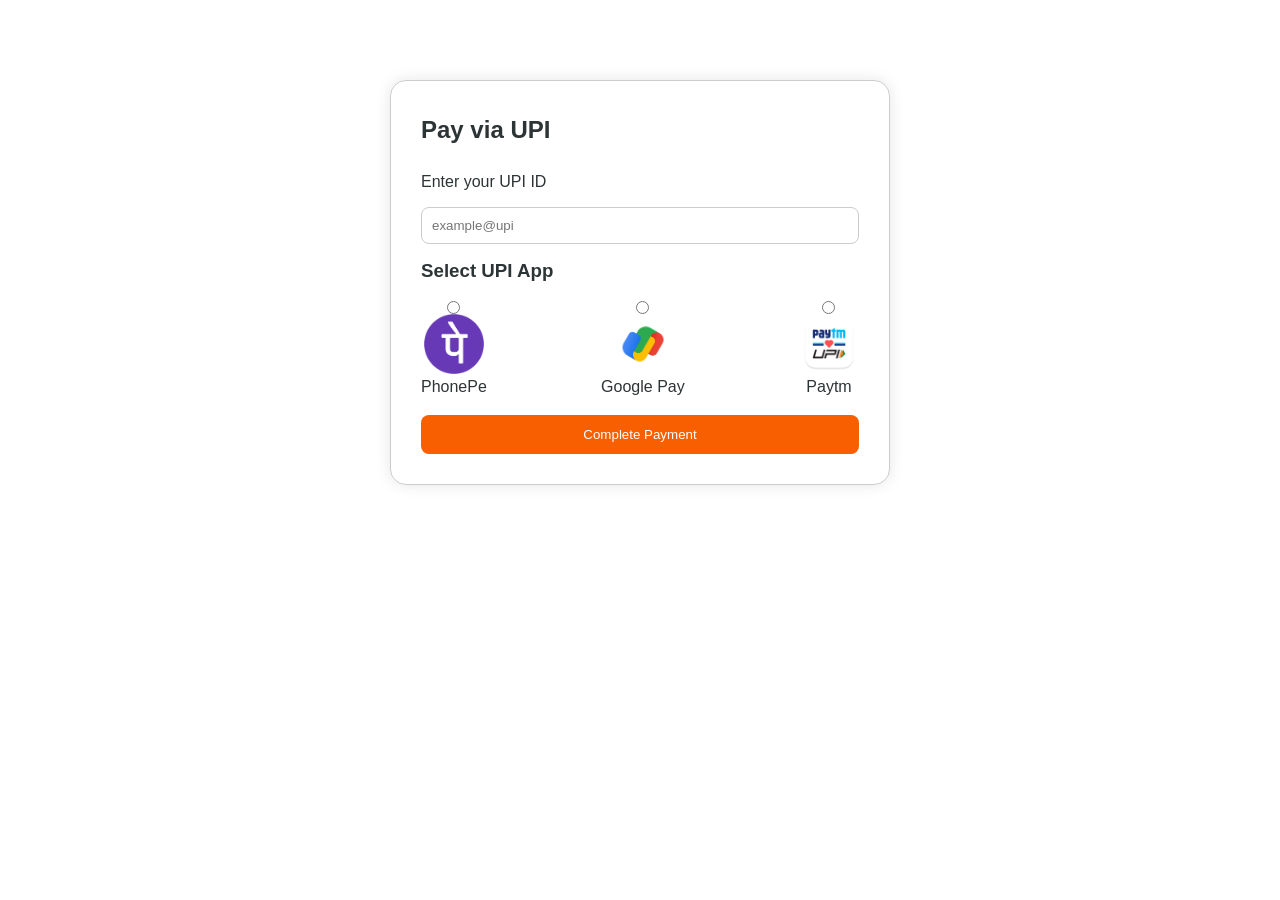
<file: bill/backend/upi-payment.html>
<!DOCTYPE html>
<html lang="en">
<head>
    <meta charset="UTF-8">
    <title>UPI Payment</title>
    <link rel="stylesheet" href="css/style.css">
    <style>
        .upi-container {
            max-width: 500px;
            margin: 80px auto;
            padding: 30px;
            border: 1px solid #ccc;
            border-radius: 16px;
            box-shadow: 0 0 15px rgba(0,0,0,0.1);
        }
        .upi-container h2 {
            margin-bottom: 20px;
        }
        .upi-methods {
            display: flex;
            justify-content: space-between;
            margin: 15px 0;
        }
        .upi-methods label {
            display: flex;
            flex-direction: column;
            align-items: center;
            cursor: pointer;
        }
        .upi-methods img {
            width: 60px;
            height: 60px;
        }
        .form-control {
            width: 100%;
            padding: 10px;
            margin: 12px 0;
            border-radius: 8px;
            border: 1px solid #ccc;
        }
        .btn-primary {
            width: 100%;
            padding: 12px;
            background-color: #f75f00;
            color: #fff;
            border: none;
            border-radius: 8px;
            cursor: pointer;
        }
    </style>
</head>
<body>
    <div class="upi-container">
        <h2>Pay via UPI</h2>
        <label for="upiId">Enter your UPI ID</label>
        <input type="text" id="upiId" class="form-control" placeholder="example@upi">

        <h3>Select UPI App</h3>
        <div class="upi-methods">
            <label>
                <input type="radio" name="upiApp" value="PhonePe">
                <img src="images/PhonePe-logo.png" alt="PhonePe">
                PhonePe
            </label>
            <label>
                <input type="radio" name="upiApp" value="GPay">
                <img src="images/Gpay.png" alt="GPay">
                Google Pay
            </label>
            <label>
                <input type="radio" name="upiApp" value="Paytm">
                <img src="images/paytm-icon.png" alt="Paytm">
                Paytm
            </label>
        </div>

        <button class="btn-primary" onclick="submitPayment()">Complete Payment</button>
    </div>

    <script>
        function submitPayment() {
            const upiId = document.getElementById('upiId').value;
            const app = document.querySelector('input[name="upiApp"]:checked');

            if (!upiId || !app) {
                alert("Please enter UPI ID and select a UPI App.");
                return;
            }

            alert(`Redirecting to ${app.value} with UPI ID: ${upiId}`);
            // Here you can integrate with real UPI via Razorpay/Paytm etc
        }
    </script>
</body>
</html>
</file>
<file: bill/backend/css/style.css>
/* Reset and Base Styles */
:root {
    --primary: #ff6b35;
    --primary-dark: #e85a2c;
    --primary-rgb: 255, 107, 53;
    --secondary: #2d3436;
    --white: #ffffff;
    --text-color: #2d3436;
    --text-secondary: #636e72;
    --background: #ffffff;
    --border-color: #dfe6e9;
    --gray-light: #f5f6fa;
    --gray: #dfe6e9;
    --shadow: 0 2px 10px rgba(0, 0, 0, 0.1);
    --gradient-primary: linear-gradient(135deg, var(--primary) 0%, #ff8c35 100%);
}

* {
    margin: 0;
    padding: 0;
    box-sizing: border-box;
}

body {
    font-family: 'Roboto', sans-serif;
    line-height: 1.6;
    color: var(--text-color);
}

.container {
    max-width: 1200px;
    margin: 0 auto;
    padding: 0 20px;
}

/* Button Styles */
.btn {
    display: inline-block;
    padding: 10px 20px;
    border-radius: 25px;
    text-decoration: none;
    font-weight: 500;
    transition: all 0.3s ease;
}

.btn-primary {
    background-color: var(--primary);
    color: white;
    border: 2px solid var(--primary);
}

.btn-primary:hover {
    background-color: var(--primary-dark);
    border-color: var(--primary-dark);
}

.btn-outline {
    background-color: transparent;
    color: var(--primary);
    border: 2px solid var(--primary);
}

.btn-outline:hover {
    background-color: var(--primary);
    color: white;
}

.btn-large {
    padding: 15px 30px;
    font-size: 1.1rem;
}

/* Navigation */
.navbar {
    background-color: white;
    box-shadow: var(--shadow);
    position: fixed;
    width: 100%;
    top: 0;
    z-index: 1000;
}

.nav-container {
    display: flex;
    justify-content: space-between;
    align-items: center;
    padding: 1rem 2rem;
    max-width: 1200px;
    margin: 0 auto;
}

.logo a {
    color: var(--primary);
    font-size: 1.5rem;
    font-weight: 700;
    text-decoration: none;
}

.nav-links {
    display: flex;
    list-style: none;
    align-items: center;
    gap: 2rem;
}

.nav-links a {
    text-decoration: none;
    color: var(--text-color);
    font-weight: 500;
    transition: color 0.3s ease;
}

.nav-links a:hover {
    color: var(--primary);
}

.menu-toggle {
    display: none;
    font-size: 1.5rem;
    cursor: pointer;
}

/* Hero Section */
.hero {
    padding: 120px 20px 80px;
    background: linear-gradient(135deg, #fff6f3 0%, #ffe8e0 100%);
    text-align: center;
}

.hero h1 {
    font-size: 3rem;
    margin-bottom: 1rem;
    color: var(--secondary);
}

.hero p {
    font-size: 1.2rem;
    margin-bottom: 2rem;
    color: var(--text-color);
}

.cta-buttons {
    display: flex;
    gap: 1rem;
    justify-content: center;
}

/* Features Section */
.features {
    padding: 80px 0;
    background-color: var(--gray-light);
}

.features h2 {
    text-align: center;
    margin-bottom: 3rem;
    font-size: 2.5rem;
}

.features-grid {
    display: grid;
    grid-template-columns: repeat(auto-fit, minmax(250px, 1fr));
    gap: 2rem;
    padding: 0 20px;
}

.feature-card {
    background: white;
    padding: 2rem;
    border-radius: 10px;
    text-align: center;
    box-shadow: var(--shadow);
    transition: transform 0.3s ease;
}

.feature-card:hover {
    transform: translateY(-5px);
}

.feature-card i {
    font-size: 2.5rem;
    color: var(--primary);
    margin-bottom: 1rem;
}

.feature-card h3 {
    margin-bottom: 1rem;
}

/* Footer */
.footer {
    background-color: var(--secondary);
    color: white;
    padding: 60px 0 20px;
}

.footer-content {
    display: grid;
    grid-template-columns: repeat(auto-fit, minmax(200px, 1fr));
    gap: 2rem;
    margin-bottom: 2rem;
}

.footer-section h4 {
    margin-bottom: 1rem;
}

.footer-section ul {
    list-style: none;
}

.footer-section ul li {
    margin-bottom: 0.5rem;
}

.footer-section a {
    color: white;
    text-decoration: none;
    opacity: 0.8;
    transition: opacity 0.3s ease;
}

.footer-section a:hover {
    opacity: 1;
}

.social-links {
    display: flex;
    gap: 1rem;
}

.social-links a {
    font-size: 1.5rem;
}

.footer-bottom {
    text-align: center;
    padding-top: 2rem;
    border-top: 1px solid rgba(255, 255, 255, 0.1);
}

/* Responsive Design */
@media (max-width: 768px) {
    .menu-toggle {
        display: block;
    }

    .nav-links {
        display: none;
        position: absolute;
        top: 100%;
        left: 0;
        right: 0;
        background: white;
        flex-direction: column;
        padding: 1rem;
        box-shadow: var(--shadow);
    }

    .nav-links.active {
        display: flex;
    }

    .hero h1 {
        font-size: 2.5rem;
    }

    .cta-buttons {
        flex-direction: column;
        align-items: center;
    }

    .btn-large {
        width: 100%;
        max-width: 300px;
    }
}
/* Center the form */
.reset-password-container {
    display: flex;
    justify-content: center;
    align-items: center;
    height: 100vh; /* Full height */
    background-color: #f4f4f4; /* Light background */
}

/* Form Styling */
.reset-password-form {
    background: #ffffff;
    padding: 30px;
    border-radius: 8px;
    box-shadow: 0px 4px 10px rgba(0, 0, 0, 0.1);
    text-align: center;
    width: 100%;
    max-width: 400px;
}

/* Input Field Styling */
.reset-password-form input {
    width: 100%;
    padding: 12px;
    margin: 10px 0;
    border: 1px solid #ccc;
    border-radius: 5px;
}

/* Button Styling */
.reset-password-form button {
    width: 100%;
    background-color: #007bff;
    color: white;
    padding: 12px;
    border: none;
    border-radius: 5px;
    cursor: pointer;
    font-size: 16px;
}

.reset-password-form button:hover {
    background-color: #0056b3;
}

/* Login Link */
.reset-password-form .login-link {
    margin-top: 10px;
    display: block;
    color: #007bff;
    text-decoration: none;
}

.reset-password-form .login-link:hover {
    text-decoration: underline;
}
</file>
<file: bill/backend/css/navbar.css>
/* Navbar Styles */
.navbar {
    background: #ffffff;
    box-shadow: 0 2px 8px rgba(0, 0, 0, 0.1);
    position: fixed;
    top: 0;
    left: 0;
    right: 0;
    z-index: 1000;
    height: 64px;
}

.nav-container {
    max-width: 1200px;
    margin: 0 auto;
    height: 100%;
    display: flex;
    align-items: center;
    justify-content: space-between;
    padding: 0 24px;
}

/* Logo Styles */
.navbar .logo {
    display: flex;
    align-items: center;
}

.navbar .logo a {
    display: flex;
    align-items: center;
    gap: 10px;
    text-decoration: none;
    color: #ff6b35;
    font-size: 1.5rem;
    font-weight: 600;
}

.navbar .logo i {
    font-size: 1.6rem;
}

/* Navigation Links */
.navbar .nav-links {
    display: flex;
    align-items: center;
    list-style: none;
    margin: 0;
    padding: 0;
    gap: 8px;
    flex: 1;
    justify-content: center;
}

.navbar .nav-links li a {
    display: flex;
    align-items: center;
    gap: 8px;
    padding: 8px 16px;
    text-decoration: none;
    color: #4a5568;
    font-weight: 500;
    border-radius: 8px;
    transition: all 0.2s ease;
}

.navbar .nav-links li a i {
    font-size: 1.1rem;
}

.navbar .nav-links li a:hover {
    color: #ff6b35;
    background: rgba(255, 107, 53, 0.08);
}

.navbar .nav-links li a.active {
    color: #ff6b35;
    background: rgba(255, 107, 53, 0.12);
}

/* User Menu */
.navbar .user-menu {
    display: flex;
    align-items: center;
    gap: 20px;
}

.navbar .notifications {
    position: relative;
    padding: 8px;
    cursor: pointer;
    color: #4a5568;
    transition: all 0.2s ease;
}

.navbar .notifications:hover {
    color: #ff6b35;
}

.navbar .notifications .badge {
    position: absolute;
    top: 0;
    right: 0;
    background: #ff6b35;
    color: white;
    font-size: 0.7rem;
    width: 18px;
    height: 18px;
    display: flex;
    align-items: center;
    justify-content: center;
    border-radius: 50%;
    border: 2px solid white;
}

/* User Profile */
.navbar .user-profile {
    display: flex;
    align-items: center;
    gap: 10px;
    cursor: pointer;
    padding: 8px;
    border-radius: 8px;
    transition: all 0.2s ease;
}

.navbar .user-profile:hover {
    background: rgba(74, 85, 104, 0.08);
}

.navbar .user-profile img {
    width: 32px;
    height: 32px;
    border-radius: 50%;
    object-fit: cover;
}

.navbar .user-profile .user-info {
    display: none;
}

@media (min-width: 768px) {
    .navbar .user-profile .user-info {
        display: block;
    }
    
    .navbar .user-profile .user-info span {
        display: block;
        line-height: 1.2;
    }
    
    .navbar .user-profile .user-info .name {
        font-weight: 500;
        color: #2d3436;
    }
    
    .navbar .user-profile .user-info .role {
        font-size: 0.8rem;
        color: #636e72;
    }
}

/* Responsive Design */
@media (max-width: 1024px) {
    .nav-container {
        padding: 0 16px;
    }

    .nav-links {
        gap: 4px;
    }

    .nav-links li a {
        padding: 8px 12px;
    }

    .profile-dropdown .username {
        display: none;
    }
}

@media (max-width: 768px) {
    .menu-toggle {
        display: block;
    }

    .nav-links {
        display: none;
        position: absolute;
        top: 64px;
        left: 0;
        right: 0;
        background: white;
        flex-direction: column;
        padding: 16px;
        box-shadow: 0 4px 6px rgba(0, 0, 0, 0.1);
    }

    .nav-links.active {
        display: flex;
    }

    .nav-links li {
        width: 100%;
    }

    .nav-links li a {
        width: 100%;
        padding: 12px 16px;
    }
}

/* Add spacing for fixed navbar */
body {
    padding-top: 64px;
}
</file>
<file: bill/backend/css/activity.css>
/* Activity Page Styles */
body {
    margin: 0;
    padding-top: 64px;
    font-family: 'Roboto', sans-serif;
    background-color: #f8f9fa;
}

.container {
    max-width: 1200px;
    margin: 0 auto;
    padding: 24px;
}

/* Activity Header */
.activity-header {
    background: linear-gradient(135deg, #ff6b35 0%, #ff8c42 100%);
    border-radius: 16px;
    padding: 32px;
    color: white;
    margin-bottom: 32px;
    box-shadow: 0 4px 20px rgba(255, 107, 53, 0.2);
}

.activity-header h1 {
    font-size: 2rem;
    font-weight: 700;
    margin: 0 0 24px 0;
    display: flex;
    align-items: center;
    gap: 12px;
}

.activity-header h1 i {
    font-size: 1.8rem;
}

/* Balance Summary */
.balance-summary {
    display: grid;
    grid-template-columns: repeat(auto-fit, minmax(250px, 1fr));
    gap: 24px;
    background: rgba(255, 255, 255, 0.1);
    padding: 24px;
    border-radius: 12px;
}

.total-balance {
    text-align: center;
    padding: 20px;
    background: rgba(255, 255, 255, 0.1);
    border-radius: 10px;
    transition: transform 0.3s ease;
}

.total-balance:hover {
    transform: translateY(-5px);
}

.total-balance h3 {
    font-size: 1.2rem;
    margin-bottom: 12px;
    display: flex;
    align-items: center;
    justify-content: center;
    gap: 8px;
}

.total-balance .amount {
    font-size: 2.5rem;
    font-weight: 700;
}

.balance-details {
    display: grid;
    grid-template-columns: 1fr 1fr;
    gap: 20px;
}

.you-owe, .you-are-owed {
    text-align: center;
    padding: 20px;
    background: rgba(255, 255, 255, 0.1);
    border-radius: 10px;
    transition: transform 0.3s ease;
}

.you-owe:hover, .you-are-owed:hover {
    transform: translateY(-5px);
}

.you-owe h4, .you-are-owed h4 {
    font-size: 1.1rem;
    margin-bottom: 12px;
    display: flex;
    align-items: center;
    justify-content: center;
    gap: 8px;
}

.amount {
    font-size: 1.8rem;
    font-weight: 700;
}

.amount.negative {
    color: #ff4757;
}

.amount.positive {
    color: #2ed573;
}

/* Activity Content */
.activity-content {
    display: grid;
    grid-template-columns: repeat(auto-fit, minmax(300px, 1fr));
    gap: 24px;
}

.balance-section {
    background: white;
    border-radius: 12px;
    padding: 24px;
    box-shadow: 0 2px 12px rgba(0, 0, 0, 0.1);
}

.balance-section h2 {
    font-size: 1.5rem;
    color: #2d3436;
    margin-bottom: 20px;
    display: flex;
    align-items: center;
    gap: 10px;
}

.balance-cards {
    display: grid;
    gap: 20px;
}

.balance-column h3 {
    font-size: 1.2rem;
    color: #636e72;
    margin-bottom: 16px;
    display: flex;
    align-items: center;
    gap: 8px;
}

.balance-list {
    display: grid;
    gap: 12px;
}

.balance-item {
    display: flex;
    align-items: center;
    padding: 16px;
    background: #f8f9fa;
    border-radius: 8px;
    transition: transform 0.2s ease;
}

.balance-item:hover {
    transform: translateX(5px);
    background: #f1f3f5;
}

.balance-item img {
    width: 40px;
    height: 40px;
    border-radius: 50%;
    margin-right: 16px;
}

.balance-item-details {
    flex: 1;
}

.balance-item-name {
    font-weight: 500;
    color: #2d3436;
    margin-bottom: 4px;
}

.balance-item-amount {
    font-size: 1.1rem;
    font-weight: 600;
}

.balance-item-amount.negative {
    color: #ff4757;
}

.balance-item-amount.positive {
    color: #2ed573;
}

/* Expense Form Styles */
.expense-form-container {
    background-color: var(--white);
    border-radius: 8px;
    padding: 24px;
    box-shadow: 0 4px 6px rgba(0, 0, 0, 0.1);
    max-height: 0;
    overflow: hidden;
    opacity: 0;
    transition: all 0.4s ease-in-out;
    transform: translateY(-20px);
    margin-bottom: 0;
}

.expense-form-container.active {
    max-height: 600px; /* Adjust based on form height */
    opacity: 1;
    transform: translateY(0);
    margin-bottom: 24px;
}

.expense-form {
    display: flex;
    flex-direction: column;
    gap: 16px;
}

.expense-form .form-group {
    display: flex;
    flex-direction: column;
    gap: 8px;
}

.expense-form .form-control {
    width: 100%;
    padding: 10px;
    border: 1px solid var(--border-color);
    border-radius: 4px;
    transition: all 0.3s ease;
}

.expense-form .form-control:focus {
    border-color: var(--primary);
    box-shadow: 0 0 0 3px rgba(var(--primary-rgb), 0.12);
}

.input-error {
    border-color: var(--danger);
    box-shadow: 0 0 0 3px rgba(220, 53, 69, 0.1);
}

.error-message {
    color: var(--danger);
    font-size: 0.85rem;
    margin-top: 5px;
    animation: fadeIn 0.3s ease;
}

.success-message {
    background-color: var(--success);
    color: white;
    padding: 10px;
    border-radius: 4px;
    text-align: center;
    margin-top: 15px;
    animation: fadeIn 0.3s ease;
}

@keyframes fadeIn {
    from {
        opacity: 0;
        transform: translateY(-10px);
    }
    to {
        opacity: 1;
        transform: translateY(0);
    }
}

/* Responsive Design */
@media (max-width: 768px) {
    .container {
        padding: 16px;
    }

    .activity-header {
        padding: 24px;
        border-radius: 12px;
    }

    .activity-header h1 {
        font-size: 1.5rem;
    }

    .balance-summary {
        grid-template-columns: 1fr;
    }

    .balance-details {
        grid-template-columns: 1fr;
    }

    .amount {
        font-size: 1.5rem;
    }
}

/* Animations */
@keyframes fadeIn {
    from {
        opacity: 0;
        transform: translateY(20px);
    }
    to {
        opacity: 1;
        transform: translateY(0);
    }
}

.activity-header,
.balance-section {
    animation: fadeIn 0.5s ease-out forwards;
}
</file>
<file: bill/backend/css/groups.css>
/* Dashboard Container */
.dashboard-container {
    display: flex;
    min-height: 100vh;
    background: var(--gray-light);
    position: relative;
    overflow-x: hidden;
}

/* Base Layout */
.base-layout {
    display: flex;
    flex-direction: column;
    gap: 24px;
}

/* Enhanced Sidebar Styling */
:root {
    --sidebar-bg: linear-gradient(135deg, #6a11cb 0%, #2575fc 100%);
    --sidebar-text-primary: white;
    --sidebar-text-secondary: rgba(255, 255, 255, 0.7);
    --sidebar-hover-bg: rgba(255, 255, 255, 0.1);
    --sidebar-active-bg: rgba(255, 255, 255, 0.2);
}

.sidebar {
    width: 280px;
    height: 100vh;
    background: var(--sidebar-bg);
    border-right: 2px solid rgba(255, 255, 255, 0.1);
    position: fixed;
    left: 0;
    top: 0;
    bottom: 0;
    z-index: 100;
    display: flex;
    flex-direction: column;
    box-shadow: 0 10px 30px rgba(0, 0, 0, 0.1);
    transition: all 0.3s ease;
}

.sidebar-header {
    padding: 24px;
    display: flex;
    align-items: center;
    gap: 15px;
    border-bottom: 1px solid rgba(255, 255, 255, 0.1);
    background: rgba(255, 255, 255, 0.05);
}

.sidebar-header .logo {
    width: 50px;
    height: 50px;
    border-radius: 12px;
    object-fit: contain;
    background: rgba(255, 255, 255, 0.1);
    padding: 8px;
}

.sidebar-header h1 {
    color: var(--sidebar-text-primary);
    margin: 0;
    font-size: 1.8rem;
    font-weight: 700;
    letter-spacing: -0.5px;
}

.sidebar-header h1 span {
    color: #ffd700;
    font-weight: 900;
}

.nav-links {
    flex-grow: 1;
    list-style: none;
    padding: 16px 0;
    margin: 0;
    overflow-y: auto;
    display: flex;
    flex-direction: column;
}

.nav-links li {
    width: 100%;
}

.nav-links li a {
    display: flex;
    align-items: center;
    width: 100%;
    padding: 12px 24px;
    color: var(--sidebar-text-secondary);
    text-decoration: none;
    transition: all 0.3s ease;
    border-radius: 0 30px 30px 0;
    margin-right: 16px;
    position: relative;
    overflow: hidden;
}

.nav-links li a::before {
    content: '';
    position: absolute;
    top: 0;
    left: 0;
    width: 4px;
    height: 100%;
    background: #ffd700;
    transform: scaleY(0);
    transition: transform 0.3s ease;
}

.nav-links li a i {
    margin-right: 15px;
    font-size: 1.2rem;
    position: relative;
    z-index: 1;
}

.nav-links li a span {
    position: relative;
    z-index: 1;
}

.nav-links li a:hover,
.nav-links li.active a {
    background: var(--sidebar-hover-bg);
    color: var(--sidebar-text-primary);
}

.nav-links li.active a::before,
.nav-links li a:hover::before {
    transform: scaleY(1);
}

.sidebar-content {
    flex-grow: 1;
    display: flex;
    flex-direction: column;
}

.sidebar-footer {
    padding: 20px;
    border-top: 1px solid rgba(255, 255, 255, 0.1);
    background: rgba(255, 255, 255, 0.05);
}

.user-profile {
    display: flex;
    align-items: center;
    text-decoration: none;
    color: var(--sidebar-text-primary);
    transition: all 0.3s ease;
}

.user-profile:hover {
    transform: translateY(-3px);
}

.user-profile img {
    width: 50px;
    height: 50px;
    border-radius: 50%;
    margin-right: 15px;
    border: 3px solid rgba(255, 255, 255, 0.2);
    box-shadow: 0 4px 10px rgba(0, 0, 0, 0.1);
}

.user-info {
    display: flex;
    flex-direction: column;
}

.user-info .name {
    font-weight: 600;
    font-size: 1rem;
    margin-bottom: 4px;
}

.user-info .email {
    font-size: 0.8rem;
    color: var(--sidebar-text-secondary);
    opacity: 0.8;
}

/* Main Content Positioning */
.main-content {
    flex-grow: 1;
    margin-left: 280px;  /* Match sidebar width */
    width: calc(100% - 280px);
    padding: 24px;
    transition: all 0.3s ease;
    overflow-y: auto;
    position: relative;
}

/* Top Bar */
.top-bar {
    background: var(--white);
    border-radius: 12px;
    padding: 16px 24px;
    margin-bottom: 24px;
    display: flex;
    align-items: center;
    justify-content: space-between;
    box-shadow: var(--shadow);
}

.search-bar {
    display: flex;
    align-items: center;
    background: var(--gray-light);
    border-radius: 8px;
    padding: 8px 16px;
    width: 300px;
}

.search-bar i {
    color: var(--text-secondary);
    margin-right: 12px;
}

.search-bar input {
    border: none;
    background: none;
    outline: none;
    width: 100%;
    color: var(--text-color);
    font-size: 0.875rem;
}

.search-bar input::placeholder {
    color: var(--text-secondary);
}

.top-bar-right {
    display: flex;
    align-items: center;
    gap: 16px;
}

/* Overview Section */
.overview-section {
    margin-bottom: 24px;
}

.overview-cards {
    display: grid;
    grid-template-columns: repeat(auto-fit, minmax(280px, 1fr));
    gap: 24px;
}

.card {
    background: var(--white);
    border-radius: 12px;
    padding: 20px;
    display: flex;
    align-items: center;
    gap: 16px;
    transition: all 0.3s ease;
    box-shadow: var(--shadow);
}

.card:hover {
    transform: translateY(-4px);
    box-shadow: 0 8px 24px rgba(0, 0, 0, 0.12);
}

.card-icon {
    width: 48px;
    height: 48px;
    border-radius: 12px;
    display: flex;
    align-items: center;
    justify-content: center;
    color: var(--white);
    font-size: 1.25rem;
    background: var(--primary);
}

.card-icon.green {
    background: #4CAF50;
}

.card-icon.purple {
    background: #9C27B0;
}

.card-content {
    flex: 1;
}

.card-content h3 {
    margin: 0 0 4px 0;
    color: var(--text-secondary);
    font-size: 0.875rem;
    font-weight: 500;
}

.card-content .amount {
    margin: 0;
    font-size: 1.5rem;
    font-weight: 600;
    color: var(--text-color);
}

/* Groups Section */
.groups-section {
    background: var(--white);
    border-radius: 12px;
    padding: 24px;
    box-shadow: var(--shadow);
    margin-bottom: 24px;
}

.section-header {
    display: flex;
    align-items: center;
    justify-content: space-between;
    margin-bottom: 24px;
}

.header-left h2 {
    font-size: 1.25rem;
    font-weight: 600;
    color: var(--text-color);
    margin: 0 0 4px 0;
}

.header-left .group-count {
    color: var(--text-secondary);
    font-size: 0.875rem;
}

.header-actions {
    display: flex;
    align-items: center;
    gap: 12px;
}

/* Groups Grid */
.groups-grid {
    display: grid;
    grid-template-columns: repeat(auto-fill, minmax(300px, 1fr));
    gap: 24px;
}

.group-card {
    background: var(--white);
    border-radius: 12px;
    padding: 20px;
    border: 1px solid var(--border-color);
    transition: all 0.3s ease;
}

.group-card:hover {
    transform: translateY(-4px);
    box-shadow: 0 8px 24px rgba(0, 0, 0, 0.12);
}

.group-header {
    display: flex;
    align-items: center;
    gap: 16px;
    margin-bottom: 16px;
}

.group-icon {
    width: 48px;
    height: 48px;
    border-radius: 12px;
    display: flex;
    align-items: center;
    justify-content: center;
    color: var(--white);
    font-size: 1.25rem;
    background: var(--primary);
}

.group-info {
    flex: 1;
    min-width: 0;
}

.group-info h3 {
    margin: 0 0 4px 0;
    font-size: 1rem;
    font-weight: 600;
    color: var(--text-color);
    white-space: nowrap;
    overflow: hidden;
    text-overflow: ellipsis;
}

.group-info p {
    margin: 0;
    font-size: 0.875rem;
    color: var(--text-secondary);
}

.group-stats {
    background: var(--gray-light);
    border-radius: 8px;
    padding: 16px;
    display: grid;
    grid-template-columns: 1fr 1fr;
    gap: 16px;
    margin-bottom: 16px;
}

.stat {
    display: flex;
    flex-direction: column;
    gap: 4px;
}

.stat .label {
    font-size: 0.75rem;
    color: var(--text-secondary);
}

.stat .value {
    font-size: 1rem;
    font-weight: 600;
    color: var(--text-color);
}

.stat .value.positive { color: #4CAF50; }
.stat .value.negative { color: #f44336; }

.group-members {
    display: flex;
    align-items: center;
    gap: 8px;
    margin-bottom: 16px;
    padding: 8px;
    background: var(--gray-light);
    border-radius: 20px;
    overflow-x: auto;
    scrollbar-width: none;
    -ms-overflow-style: none;
}

.group-members::-webkit-scrollbar {
    display: none;
}

.member-avatar {
    width: 32px;
    height: 32px;
    border-radius: 50%;
    background: var(--primary);
    color: var(--white);
    display: flex;
    align-items: center;
    justify-content: center;
    font-size: 0.875rem;
    font-weight: 500;
    flex-shrink: 0;
}

.more-members {
    width: 32px;
    height: 32px;
    border-radius: 50%;
    background: var(--white);
    color: var(--text-secondary);
    display: flex;
    align-items: center;
    justify-content: center;
    font-size: 0.75rem;
    font-weight: 500;
    flex-shrink: 0;
    border: 1px solid var(--border-color);
}

.group-actions {
    display: flex;
    gap: 12px;
}

.group-actions button {
    flex: 1;
    padding: 8px 16px;
    border-radius: 8px;
    font-size: 0.875rem;
    display: flex;
    align-items: center;
    justify-content: center;
    gap: 8px;
    transition: all 0.3s ease;
}

/* Empty State */
.empty-state {
    text-align: center;
    padding: 48px 24px;
}

.empty-icon {
    width: 64px;
    height: 64px;
    border-radius: 50%;
    background: var(--gray-light);
    display: flex;
    align-items: center;
    justify-content: center;
    margin: 0 auto 24px;
    color: var(--text-secondary);
    font-size: 1.5rem;
}

.empty-state h3 {
    font-size: 1.25rem;
    font-weight: 600;
    color: var(--text-color);
    margin: 0 0 8px 0;
}

.empty-state p {
    color: var(--text-secondary);
    margin: 0 0 24px 0;
    font-size: 0.875rem;
}

/* Loading State */
.loading-state {
    text-align: center;
    padding: 48px 24px;
}

.loading-spinner {
    width: 40px;
    height: 40px;
    border: 3px solid var(--gray-light);
    border-top-color: var(--primary);
    border-radius: 50%;
    margin: 0 auto 16px;
    animation: spin 1s linear infinite;
}

@keyframes spin {
    to { transform: rotate(360deg); }
}

/* Responsive Design */
@media (max-width: 1200px) {
    .overview-cards {
        grid-template-columns: repeat(auto-fit, minmax(240px, 1fr));
    }
    
    .groups-grid {
        grid-template-columns: repeat(auto-fill, minmax(280px, 1fr));
    }
}

@media (max-width: 768px) {
    .sidebar {
        width: 0;
        overflow: hidden;
    }
    
    .main-content {
        margin-left: 0;
        width: 100%;
    }
}

@media (max-width: 480px) {
    .main-content {
        padding: 12px;
    }
    
    .card,
    .groups-section {
        padding: 16px;
    }
    
    .group-stats {
        padding: 12px;
    }
    
    .group-members {
        padding: 6px;
    }
    
    .member-avatar,
    .more-members {
        width: 28px;
        height: 28px;
        font-size: 0.75rem;
    }
}

/* Create Group Modal Validation Styles */
.modal-body {
    position: relative;
}

.error-message {
    background-color: rgba(220, 53, 69, 0.1);
    color: var(--danger);
    padding: 10px;
    border-radius: 4px;
    margin-bottom: 15px;
    display: flex;
    align-items: center;
    animation: fadeIn 0.3s ease;
}

.error-message i {
    margin-right: 10px;
    font-size: 1.2rem;
}

.input-error {
    border-color: var(--danger) !important;
    box-shadow: 0 0 0 3px rgba(220, 53, 69, 0.1);
}

.success-message {
    background-color: rgba(25, 135, 84, 0.1);
    color: var(--success);
    padding: 10px;
    border-radius: 4px;
    margin-bottom: 15px;
    display: flex;
    align-items: center;
    animation: fadeIn 0.3s ease;
}

.success-message i {
    margin-right: 10px;
    font-size: 1.2rem;
}

/* Added Members Styling */
.added-members {
    display: flex;
    flex-wrap: wrap;
    gap: 8px;
    margin-top: 10px;
}

.added-member {
    background-color: var(--primary-light);
    color: var(--primary);
    padding: 6px 10px;
    border-radius: 20px;
    display: flex;
    align-items: center;
    gap: 8px;
    font-size: 0.9rem;
    animation: fadeIn 0.3s ease;
}

.added-member .remove-member {
    background: none;
    border: none;
    color: var(--primary);
    cursor: pointer;
    font-size: 1rem;
    line-height: 1;
    padding: 0;
    transition: color 0.3s ease;
}

.added-member .remove-member:hover {
    color: var(--danger);
}

@keyframes fadeIn {
    from {
        opacity: 0;
        transform: translateY(-10px);
    }
    to {
        opacity: 1;
        transform: translateY(0);
    }
}

/* Modal Styles */
.modal {
    display: none;
    position: fixed;
    z-index: 1000;
    left: 0;
    top: 0;
    width: 100%;
    height: 100%;
    overflow: auto;
    background-color: rgba(0, 0, 0, 0.5);
    opacity: 0;
    transition: opacity 0.3s ease;
}

.modal.active {
    display: flex;
    opacity: 1;
    align-items: center;
    justify-content: center;
}

.modal-content {
    background-color: white;
    border-radius: 12px;
    width: 100%;
    max-width: 500px;
    max-height: 90vh;
    overflow-y: auto;
    box-shadow: 0 10px 30px rgba(0, 0, 0, 0.1);
    position: relative;
    padding: 24px;
    animation: slideUp 0.3s ease;
}

.modal-header {
    display: flex;
    justify-content: space-between;
    align-items: center;
    margin-bottom: 20px;
    border-bottom: 1px solid var(--gray-light);
    padding-bottom: 15px;
}

.modal-header h2 {
    margin: 0;
    font-size: 1.5rem;
    color: var(--text-color);
}

.close-modal {
    background: none;
    border: none;
    font-size: 1.5rem;
    color: var(--text-secondary);
    cursor: pointer;
    transition: color 0.3s ease;
}

.close-modal:hover {
    color: var(--primary);
}

@keyframes slideUp {
    from {
        opacity: 0;
        transform: translateY(20px);
    }
    to {
        opacity: 1;
        transform: translateY(0);
    }
}
</file>
<file: bill/backend/css/auth.css>
/* Auth Pages Styling */
:root {
    --primary: #6B73FF;
    --primary-dark: #5158CC;
    --primary-light: #A5ABFF;
    --secondary: #2D3748;
    --gray: #E2E8F0;
    --error: #FF6B6B;
    --success: #51CC70;
    --shadow: 0 4px 6px -1px rgba(0, 0, 0, 0.1), 0 2px 4px -1px rgba(0, 0, 0, 0.06);
}

/* Navbar Styles */
.navbar {
    background: white;
    padding: 1rem 2rem;
    box-shadow: var(--shadow);
    position: fixed;
    top: 0;
    left: 0;
    right: 0;
    z-index: 1000;
}

.nav-container {
    max-width: 1200px;
    margin: 0 auto;
    display: flex;
    justify-content: space-between;
    align-items: center;
}

.logo a {
    color: var(--primary);
    text-decoration: none;
    font-size: 1.5rem;
    font-weight: bold;
}

.menu-toggle {
    display: none;
    cursor: pointer;
    font-size: 1.5rem;
    color: var(--secondary);
}

.nav-links {
    display: flex;
    gap: 2rem;
    list-style: none;
    margin: 0;
    padding: 0;
}

.nav-links a {
    color: var(--secondary);
    text-decoration: none;
    font-weight: 500;
    transition: color 0.3s ease;
}

.nav-links a:hover {
    color: var(--primary);
}

/* Auth Container Styles */
.auth-container {
    min-height: 100vh;
    display: flex;
    align-items: center;
    justify-content: center;
    padding: 100px 20px 40px;
    background: linear-gradient(135deg, #fff6f3 0%, #ffe8e0 100%);
}

.auth-card {
    background: white;
    padding: 40px;
    border-radius: 10px;
    box-shadow: var(--shadow);
    width: 100%;
    max-width: 400px;
}

.auth-card h2 {
    text-align: center;
    color: var(--secondary);
    margin-bottom: 10px;
}

.auth-subtitle {
    text-align: center;
    color: #666;
    margin-bottom: 30px;
}

/* Form Styles */
.auth-form .form-group {
    margin-bottom: 20px;
}

.auth-form label {
    display: block;
    margin-bottom: 5px;
    color: var(--secondary);
}

.auth-form input[type="text"],
.auth-form input[type="email"],
.auth-form input[type="password"] {
    width: 100%;
    padding: 10px;
    border: 1px solid var(--gray);
    border-radius: 5px;
    font-size: 1rem;
    transition: all 0.3s ease;
}

.auth-form input:focus {
    outline: none;
    border-color: var(--primary);
    box-shadow: 0 0 0 3px rgba(107, 115, 255, 0.2);
}

/* Password Input Styles */
.password-input {
    position: relative;
}

.toggle-password {
    position: absolute;
    right: 10px;
    top: 50%;
    transform: translateY(-50%);
    background: none;
    border: none;
    color: #666;
    cursor: pointer;
    padding: 5px;
}

.toggle-password:hover {
    color: var(--primary);
}

.password-strength {
    margin-top: 8px;
}

.strength-bar {
    height: 4px;
    background: var(--gray);
    border-radius: 2px;
    overflow: hidden;
}

.strength-text {
    font-size: 0.8rem;
    color: #666;
    margin-top: 4px;
}

/* Checkbox Styles */
.form-group.checkbox {
    display: flex;
    align-items: center;
    gap: 10px;
}

.form-group.checkbox input[type="checkbox"] {
    width: auto;
}

/* Button Styles */
.btn {
    display: inline-flex;
    align-items: center;
    justify-content: center;
    padding: 10px 20px;
    border: none;
    border-radius: 5px;
    font-size: 1rem;
    font-weight: 500;
    cursor: pointer;
    transition: all 0.3s ease;
}

.btn-primary {
    background: var(--primary);
    color: white;
}

.btn-primary:hover {
    background: var(--primary-dark);
    transform: translateY(-1px);
}

.btn-block {
    width: 100%;
    margin: 20px 0;
}

/* Social Login Styles */
.social-login {
    text-align: center;
    margin: 20px 0;
}

.social-login p {
    color: #666;
    margin-bottom: 15px;
    position: relative;
}

.social-login p::before,
.social-login p::after {
    content: "";
    position: absolute;
    top: 50%;
    width: 45%;
    height: 1px;
    background: var(--gray);
}

.social-login p::before {
    left: 0;
}

.social-login p::after {
    right: 0;
}

.social-buttons {
    display: flex;
    gap: 10px;
    margin-top: 15px;
}

.btn-social {
    flex: 1;
    display: flex;
    align-items: center;
    justify-content: center;
    gap: 10px;
    background: white;
    border: 1px solid var(--gray);
    color: var(--secondary);
    padding: 10px;
}

.btn-google:hover {
    background: #f2f2f2;
}

.btn-facebook:hover {
    background: #f0f2f5;
}

/* Auth Links */
.auth-links {
    text-align: center;
    margin-top: 20px;
}

.auth-links a {
    color: var(--primary);
    text-decoration: none;
}

.auth-links p {
    margin: 10px 0;
    color: #666;
}

.guest-mode {
    display: block;
    margin-top: 15px;
    color: #666 !important;
    font-size: 0.9rem;
}

/* Error States */
.form-group.error input {
    border-color: var(--error);
}

.error-message {
    color: var(--error);
    font-size: 0.8rem;
    margin-top: 5px;
}

/* Success States */
.form-group.success input {
    border-color: var(--success);
}

/* Responsive Styles */
@media (max-width: 768px) {
    .navbar {
        padding: 1rem;
    }

    .menu-toggle {
        display: block;
    }

    .nav-links {
        display: none;
        position: absolute;
        top: 100%;
        left: 0;
        right: 0;
        background: white;
        padding: 1rem;
        box-shadow: var(--shadow);
        flex-direction: column;
        gap: 1rem;
    }

    .nav-links.active {
        display: flex;
    }

    .auth-container {
        padding: 80px 20px 40px;
    }

    .auth-card {
        padding: 30px 20px;
    }

    .social-buttons {
        flex-direction: column;
    }
}
</file>
<file: bill/backend/css/settle.css>
/* Settle Payments Page Styles */

/* Top Bar */
.top-bar {
    display: flex;
    align-items: center;
    justify-content: space-between;
    margin-bottom: 24px;
    background: var(--white);
    padding: 20px 24px;
    border-radius: 12px;
    box-shadow: var(--shadow);
}

.top-bar h1 {
    font-size: 1.5rem;
    font-weight: 600;
    color: var(--text-color);
    margin: 0;
}

/* Overview Cards */
.overview-section {
    margin-bottom: 24px;
}

.overview-cards {
    display: grid;
    grid-template-columns: repeat(auto-fit, minmax(280px, 1fr));
    gap: 24px;
}

.card {
    background: var(--white);
    border-radius: 12px;
    padding: 20px;
    display: flex;
    align-items: center;
    gap: 16px;
    transition: all 0.3s ease;
    box-shadow: var(--shadow);
}

.card:hover {
    transform: translateY(-4px);
    box-shadow: 0 8px 24px rgba(0, 0, 0, 0.12);
}

.card-icon {
    width: 48px;
    height: 48px;
    border-radius: 12px;
    display: flex;
    align-items: center;
    justify-content: center;
    color: var(--white);
    font-size: 1.25rem;
    background: var(--primary);
}

.card-icon.green {
    background: #4CAF50;
}

.card-icon.purple {
    background: #9C27B0;
}

.card-content {
    flex: 1;
}

.card-content h3 {
    margin: 0 0 4px 0;
    color: var(--text-secondary);
    font-size: 0.875rem;
    font-weight: 500;
}

.card-content .amount {
    margin: 0;
    font-size: 1.5rem;
    font-weight: 600;
    color: var(--text-color);
}

.amount.positive {
    color: #4CAF50;
}

.amount.negative {
    color: #f44336;
}

/* Tabs Section */
.tabs-section {
    background: var(--white);
    border-radius: 12px;
    padding: 24px;
    box-shadow: var(--shadow);
}

.tabs {
    display: flex;
    gap: 16px;
    margin-bottom: 24px;
    border-bottom: 1px solid var(--border-color);
    padding-bottom: 16px;
}

.tab {
    display: flex;
    align-items: center;
    gap: 8px;
    padding: 12px 20px;
    border: none;
    background: none;
    color: var(--text-secondary);
    font-weight: 500;
    cursor: pointer;
    transition: all 0.3s ease;
    border-radius: 8px;
}

.tab i {
    font-size: 1.1rem;
}

.tab:hover {
    color: var(--primary);
    background: rgba(var(--primary-rgb), 0.08);
}

.tab.active {
    color: var(--primary);
    background: rgba(var(--primary-rgb), 0.12);
}

/* Filter Bar */
.filter-bar {
    display: flex;
    align-items: center;
    justify-content: space-between;
    margin-bottom: 24px;
    gap: 16px;
    flex-wrap: wrap;
}

.filter-group {
    display: flex;
    gap: 12px;
}

.filter-select {
    padding: 8px 16px;
    border: 1px solid var(--border-color);
    border-radius: 8px;
    color: var(--text-color);
    background: var(--white);
    font-size: 0.875rem;
    cursor: pointer;
    transition: all 0.3s ease;
}

.filter-select:hover {
    border-color: var(--primary);
}

.search-bar {
    display: flex;
    align-items: center;
    background: var(--gray-light);
    border-radius: 8px;
    padding: 8px 16px;
    width: 300px;
}

.search-bar i {
    color: var(--text-secondary);
    margin-right: 12px;
}

.search-bar input {
    border: none;
    background: none;
    outline: none;
    width: 100%;
    color: var(--text-color);
    font-size: 0.875rem;
}

/* Tab Content */
.tab-content {
    display: none;
}

.tab-content.active {
    display: block;
}

/* Balances List */
.balances-list {
    display: flex;
    flex-direction: column;
    gap: 16px;
}

.balance-card {
    background: var(--white);
    border: 1px solid var(--border-color);
    border-radius: 12px;
    padding: 20px;
    transition: all 0.3s ease;
}

.balance-card:hover {
    transform: translateY(-4px);
    box-shadow: 0 8px 24px rgba(0, 0, 0, 0.12);
}

.balance-header {
    display: flex;
    align-items: center;
    justify-content: space-between;
    margin-bottom: 16px;
}

.user-info {
    display: flex;
    align-items: center;
    gap: 12px;
}

.user-info img {
    width: 40px;
    height: 40px;
    border-radius: 50%;
    object-fit: cover;
}

.user-info .text h3 {
    margin: 0 0 4px 0;
    font-size: 1rem;
    font-weight: 600;
    color: var(--text-color);
}

.user-info .text p {
    margin: 0;
    font-size: 0.875rem;
    color: var(--text-secondary);
}

.balance-details {
    display: flex;
    justify-content: space-between;
    align-items: center;
    margin-bottom: 16px;
}

.expense-info {
    display: flex;
    flex-direction: column;
    gap: 8px;
}

.expense-info p {
    margin: 0;
    font-size: 0.875rem;
    color: var(--text-secondary);
    display: flex;
    align-items: center;
    gap: 8px;
}

.balance-actions {
    display: flex;
    gap: 12px;
}

.progress-bar {
    height: 4px;
    background: var(--gray-light);
    border-radius: 2px;
    overflow: hidden;
}

.progress-bar .progress {
    height: 100%;
    background: var(--primary);
    border-radius: 2px;
    transition: width 0.3s ease;
}

/* Transaction List */
.transaction-list {
    display: flex;
    flex-direction: column;
    gap: 16px;
}

.transaction-item {
    display: flex;
    align-items: center;
    gap: 16px;
    padding: 16px;
    background: var(--white);
    border: 1px solid var(--border-color);
    border-radius: 12px;
    transition: all 0.3s ease;
}

.transaction-item:hover {
    transform: translateY(-4px);
    box-shadow: 0 8px 24px rgba(0, 0, 0, 0.12);
}

.transaction-icon {
    width: 40px;
    height: 40px;
    border-radius: 50%;
    display: flex;
    align-items: center;
    justify-content: center;
    font-size: 1.25rem;
}

.transaction-item.settled .transaction-icon {
    background: rgba(76, 175, 80, 0.12);
    color: #4CAF50;
}

.transaction-item.pending .transaction-icon {
    background: rgba(255, 152, 0, 0.12);
    color: #FF9800;
}

.transaction-content {
    flex: 1;
}

.transaction-header {
    display: flex;
    justify-content: space-between;
    align-items: center;
    margin-bottom: 4px;
}

.transaction-header h3 {
    margin: 0;
    font-size: 1rem;
    font-weight: 600;
    color: var(--text-color);
}

.transaction-details {
    display: flex;
    justify-content: space-between;
    align-items: center;
}

.transaction-details p {
    margin: 0;
    font-size: 0.875rem;
    color: var(--text-secondary);
}

.status {
    font-size: 0.75rem;
    font-weight: 500;
    padding: 4px 8px;
    border-radius: 4px;
}

.transaction-item.settled .status {
    background: rgba(76, 175, 80, 0.12);
    color: #4CAF50;
}

.transaction-item.pending .status {
    background: rgba(255, 152, 0, 0.12);
    color: #FF9800;
}

/* Modal Styles */
.modal {
    display: none;
    position: fixed;
    top: 0;
    left: 0;
    right: 0;
    bottom: 0;
    background: rgba(0, 0, 0, 0.5);
    z-index: 1000;
    align-items: center;
    justify-content: center;
    padding: 20px;
}

.modal.active {
    display: flex;
}

.modal-content {
    background: var(--white);
    border-radius: 12px;
    width: 100%;
    max-width: 500px;
    max-height: 90vh;
    overflow-y: auto;
}

.modal-header {
    padding: 20px;
    border-bottom: 1px solid var(--border-color);
    display: flex;
    align-items: center;
    justify-content: space-between;
}

.modal-header h2 {
    margin: 0;
    font-size: 1.25rem;
    font-weight: 600;
    color: var(--text-color);
}

.close-modal {
    background: none;
    border: none;
    font-size: 1.5rem;
    color: var(--text-secondary);
    cursor: pointer;
    padding: 4px;
    transition: all 0.3s ease;
}

.close-modal:hover {
    color: var(--text-color);
}

.modal-body {
    padding: 20px;
}

.payment-summary {
    margin-bottom: 24px;
}

.payment-summary h3 {
    margin: 0 0 16px 0;
    font-size: 1rem;
    font-weight: 600;
    color: var(--text-color);
}

.summary-item {
    display: flex;
    justify-content: space-between;
    align-items: center;
    margin-bottom: 12px;
    font-size: 0.875rem;
    color: var(--text-secondary);
}

.summary-item.total {
    border-top: 1px solid var(--border-color);
    margin-top: 12px;
    padding-top: 12px;
    font-weight: 600;
    color: var(--text-color);
}

.payment-methods h3 {
    margin: 0 0 16px 0;
    font-size: 1rem;
    font-weight: 600;
    color: var(--text-color);
}

.payment-method-list {
    display: grid;
    grid-template-columns: repeat(auto-fit, minmax(140px, 1fr));
    gap: 12px;
}

.payment-method {
    cursor: pointer;
}

.payment-method input {
    display: none;
}

.method-content {
    display: flex;
    flex-direction: column;
    align-items: center;
    gap: 8px;
    padding: 16px;
    border: 1px solid var(--border-color);
    border-radius: 8px;
    transition: all 0.3s ease;
}

.method-content i {
    font-size: 1.5rem;
    color: var(--text-secondary);
}

.method-content span {
    font-size: 0.875rem;
    color: var(--text-color);
}

.payment-method input:checked + .method-content {
    border-color: var(--primary);
    background: rgba(var(--primary-rgb), 0.08);
}

.payment-method input:checked + .method-content i {
    color: var(--primary);
}

.modal-footer {
    padding: 20px;
    border-top: 1px solid var(--border-color);
    display: flex;
    justify-content: flex-end;
    gap: 12px;
}

.form-group {
    margin-bottom: 16px;
}

.form-group label {
    display: block;
    margin-bottom: 8px;
    font-size: 0.875rem;
    font-weight: 500;
    color: var(--text-color);
}

.form-control {
    width: 100%;
    padding: 8px 12px;
    border: 1px solid var(--border-color);
    border-radius: 8px;
    font-size: 0.875rem;
    color: var(--text-color);
    transition: all 0.3s ease;
}

.form-control:focus {
    outline: none;
    border-color: var(--primary);
    box-shadow: 0 0 0 3px rgba(var(--primary-rgb), 0.12);
}

textarea.form-control {
    min-height: 100px;
    resize: vertical;
}

/* Enhanced Sidebar Styling */
:root {
    --sidebar-bg: linear-gradient(135deg, #6a11cb 0%, #2575fc 100%);
    --sidebar-text-primary: white;
    --sidebar-text-secondary: rgba(255, 255, 255, 0.7);
    --sidebar-hover-bg: rgba(255, 255, 255, 0.1);
    --sidebar-active-bg: rgba(255, 255, 255, 0.2);
}

.sidebar {
    width: 280px;
    height: 100vh;
    background: var(--sidebar-bg);
    border-right: 2px solid rgba(255, 255, 255, 0.1);
    position: fixed;
    left: 0;
    top: 0;
    bottom: 0;
    z-index: 100;
    display: flex;
    flex-direction: column;
    box-shadow: 0 10px 30px rgba(0, 0, 0, 0.1);
    transition: all 0.3s ease;
}

.sidebar-header {
    padding: 24px;
    display: flex;
    align-items: center;
    gap: 15px;
    border-bottom: 1px solid rgba(255, 255, 255, 0.1);
    background: rgba(255, 255, 255, 0.05);
}

.sidebar-header .logo {
    width: 50px;
    height: 50px;
    border-radius: 12px;
    object-fit: contain;
    background: rgba(255, 255, 255, 0.1);
    padding: 8px;
}

.sidebar-header h1 {
    color: var(--sidebar-text-primary);
    margin: 0;
    font-size: 1.8rem;
    font-weight: 700;
    letter-spacing: -0.5px;
}

.sidebar-header h1 span {
    color: #ffd700;
    font-weight: 900;
}

.nav-links {
    flex-grow: 1;
    list-style: none;
    padding: 16px 0;
    margin: 0;
    overflow-y: auto;
    display: flex;
    flex-direction: column;
}

.nav-links li {
    width: 100%;
}

.nav-links li a {
    display: flex;
    align-items: center;
    width: 100%;
    padding: 12px 24px;
    color: var(--sidebar-text-secondary);
    text-decoration: none;
    transition: all 0.3s ease;
    border-radius: 0 30px 30px 0;
    margin-right: 16px;
    position: relative;
    overflow: hidden;
}

.nav-links li a::before {
    content: '';
    position: absolute;
    top: 0;
    left: 0;
    width: 4px;
    height: 100%;
    background: #ffd700;
    transform: scaleY(0);
    transition: transform 0.3s ease;
}

.nav-links li a i {
    margin-right: 15px;
    font-size: 1.2rem;
    position: relative;
    z-index: 1;
}

.nav-links li a span {
    position: relative;
    z-index: 1;
}

.nav-links li a:hover,
.nav-links li.active a {
    background: var(--sidebar-hover-bg);
    color: var(--sidebar-text-primary);
}

.nav-links li.active a::before,
.nav-links li a:hover::before {
    transform: scaleY(1);
}

.sidebar-footer {
    padding: 20px;
    border-top: 1px solid rgba(255, 255, 255, 0.1);
    background: rgba(255, 255, 255, 0.05);
}

.user-profile {
    display: flex;
    align-items: center;
    text-decoration: none;
    color: var(--sidebar-text-primary);
    transition: all 0.3s ease;
}

.user-profile:hover {
    transform: translateY(-3px);
}

.user-profile img {
    width: 50px;
    height: 50px;
    border-radius: 50%;
    margin-right: 15px;
    border: 3px solid rgba(255, 255, 255, 0.2);
    box-shadow: 0 4px 10px rgba(0, 0, 0, 0.1);
}

.user-info {
    display: flex;
    flex-direction: column;
}

.user-info .name {
    font-weight: 600;
    font-size: 1rem;
    margin-bottom: 4px;
}

.user-info .email {
    font-size: 0.8rem;
    color: var(--sidebar-text-secondary);
    opacity: 0.8;
}

/* Dashboard Container */
.dashboard-container {
    display: flex;
    min-height: 100vh;
    background: var(--gray-light);
    position: relative;
    overflow-x: hidden;
}

/* Main Content Positioning */
.main-content {
    flex-grow: 1;
    margin-left: 280px;  /* Match sidebar width */
    width: calc(100% - 280px);
    padding: 24px;
    transition: all 0.3s ease;
    overflow-y: auto;
    position: relative;
}

/* Responsive Adjustments */
@media (max-width: 768px) {
    .filter-bar {
        flex-direction: column;
    }
    
    .filter-group {
        width: 100%;
    }
    
    .filter-select {
        flex: 1;
    }
    
    .search-bar {
        width: 100%;
    }
    
    .balance-details {
        flex-direction: column;
        align-items: flex-start;
        gap: 16px;
    }
    
    .balance-actions {
        width: 100%;
    }
    
    .balance-actions button {
        flex: 1;
    }
    
    .payment-method-list {
        grid-template-columns: 1fr;
    }
    
    .main-content {
        margin-left: 0;
        width: 100%;
    }
}

@media (max-width: 480px) {
    .top-bar {
        flex-direction: column;
        gap: 16px;
        text-align: center;
    }
    
    .tabs {
        flex-direction: column;
    }
    
    .transaction-item {
        flex-direction: column;
        text-align: center;
    }
    
    .transaction-header,
    .transaction-details {
        flex-direction: column;
        gap: 8px;
    }
}
</file>
